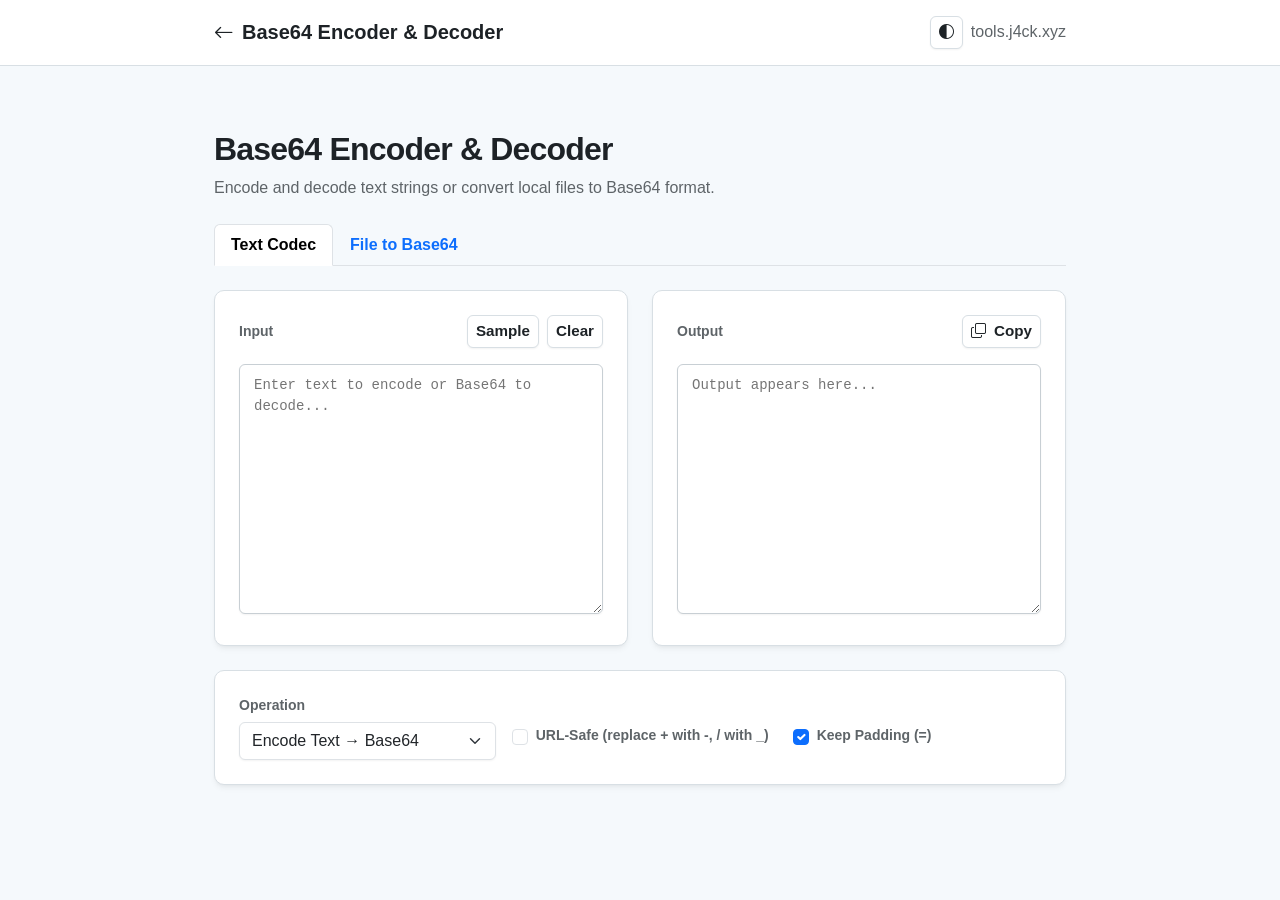
<file: base64-encoder.html>
<!DOCTYPE html>
<html lang="en">
<head>
  <meta charset="UTF-8">
  <meta name="viewport" content="width=device-width, initial-scale=1.0">
  <title>Base64 Encoder & Decoder — Browser Tools</title>
  <meta name="description" content="Encode and decode text or files to and from Base64/Base64URL format instantly in your browser.">
  
  <!-- Open Graph -->
  <meta property="og:title" content="Base64 Encoder & Decoder — Browser Tools">
  <meta property="og:description" content="Encode and decode text or files to and from Base64/Base64URL format instantly in your browser.">
  <meta property="og:image" content="https://tools.j4ck.xyz/og-image.jpg">
  <meta property="og:type" content="website">
  <meta name="twitter:card" content="summary_large_image">
  <meta name="twitter:image" content="https://tools.j4ck.xyz/og-image.jpg">

  <!-- Prevent Theme Flash -->
  <script>
    const savedTheme = localStorage.getItem('theme') || 'auto';
    if (savedTheme === 'dark') {
      document.documentElement.classList.add('theme-dark');
    } else if (savedTheme === 'light') {
      document.documentElement.classList.add('theme-light');
    }
  </script>

  <!-- Bootstrap CSS -->
  <link href="https://cdn.jsdelivr.net/npm/bootstrap@5.3.3/dist/css/bootstrap.min.css" rel="stylesheet" integrity="sha384-QWTKZyjpPEjISv5WaRU9OFeRpok6YctnYmDr5pNlyT2bRjXh0JMhjY6hW+ALEwIH" crossorigin="anonymous">
  <!-- Bootstrap Icons -->
  <link rel="stylesheet" href="https://cdn.jsdelivr.net/npm/bootstrap-icons@1.11.3/font/bootstrap-icons.min.css">
  <!-- Common CSS -->
  <link rel="stylesheet" href="common.css">
  <style>
  * {
    box-sizing: border-box;
  }
  .base64-textarea {
    font-family: SFMono-Regular, Menlo, Monaco, Consolas, "Liberation Mono", "Courier New", monospace !important;
    font-size: 14px !important;
    height: 250px;
  }
  .drop-zone {
    border: 2px dashed var(--border-color);
    border-radius: var(--radius-md);
    padding: 2.5rem 1.5rem;
    text-align: center;
    background-color: var(--bg-surface);
    cursor: pointer;
    transition: border-color 0.15s ease, background-color 0.15s ease;
  }
  .drop-zone:hover, .drop-zone.dragover {
    border-color: var(--accent);
    background-color: var(--accent-bg-subtle);
  }
  .preview-img {
    max-height: 120px;
    max-width: 100%;
    margin-top: 1rem;
    border-radius: var(--radius-sm);
    border: 1px solid var(--border-color);
    display: none;
  }
  </style>
</head>
<body>

  <!-- Header -->
  <header class="header-custom">
    <div class="header-inner">
      <a href="index.html" class="header-brand">
        <i class="bi bi-arrow-left"></i> Base64 Encoder & Decoder
      </a>
      <div class="d-flex gap-2 align-items-center">
        <button id="theme-toggle" class="btn-custom btn-custom-secondary py-1 px-2 fs-7" title="Switch Theme">
          <i id="theme-toggle-icon" class="bi bi-circle-half"></i>
        </button>
        <span class="text-muted-custom fs-7">tools.j4ck.xyz</span>
      </div>
    </div>
  </header>

  <!-- Main Container -->
  <main class="container-custom">
    <div class="mb-4">
      <h2>Base64 Encoder & Decoder</h2>
      <p class="text-muted-custom">Encode and decode text strings or convert local files to Base64 format.</p>
    </div>

    <!-- Navigation Tabs -->
    <ul class="nav nav-tabs border-bottom mb-4" id="tool-tabs" role="tablist">
      <li class="nav-item" role="presentation">
        <button class="nav-link active fw-semibold" id="text-tab" data-bs-toggle="tab" data-bs-target="#text-pane" type="button" role="tab" aria-controls="text-pane" aria-selected="true">Text Codec</button>
      </li>
      <li class="nav-item" role="presentation">
        <button class="nav-link fw-semibold" id="file-tab" data-bs-toggle="tab" data-bs-target="#file-pane" type="button" role="tab" aria-controls="file-pane" aria-selected="false">File to Base64</button>
      </li>
    </ul>

    <!-- Tab Contents -->
    <div class="tab-content" id="tool-tabs-content">
      
      <!-- Text Codec Pane -->
      <div class="tab-pane fade show active" id="text-pane" role="tabpanel" aria-labelledby="text-tab">
        <div class="row g-4">
          <!-- Input -->
          <div class="col-md-6">
            <div class="card-custom h-100 mb-0">
              <div class="d-flex justify-content-between align-items-center mb-3">
                <label class="mb-0" for="text-input">Input</label>
                <div class="d-flex gap-2">
                  <button id="btn-text-sample" class="btn-custom btn-custom-secondary py-1 px-2 fs-8">Sample</button>
                  <button id="btn-text-clear" class="btn-custom btn-custom-secondary py-1 px-2 fs-8">Clear</button>
                </div>
              </div>
              <textarea id="text-input" class="base64-textarea" placeholder="Enter text to encode or Base64 to decode..."></textarea>
            </div>
          </div>

          <!-- Output -->
          <div class="col-md-6">
            <div class="card-custom h-100 mb-0">
              <div class="d-flex justify-content-between align-items-center mb-3">
                <label class="mb-0" for="text-output">Output</label>
                <button id="btn-text-copy" class="btn-custom btn-custom-secondary py-1 px-2 fs-8">
                  <i class="bi bi-copy"></i> Copy
                </button>
              </div>
              <textarea id="text-output" class="base64-textarea" readonly placeholder="Output appears here..."></textarea>
            </div>
          </div>
        </div>

        <!-- Configuration -->
        <div class="card-custom mt-4">
          <div class="row g-3 align-items-center">
            <div class="col-sm-4">
              <label for="mode-select">Operation</label>
              <select id="mode-select" class="form-select">
                <option value="encode">Encode Text → Base64</option>
                <option value="decode">Decode Base64 → Text</option>
              </select>
            </div>
            <div class="col-sm-8 d-flex align-items-center pt-sm-4">
              <div class="form-check me-4">
                <input class="form-check-input" type="checkbox" id="url-safe-check">
                <label class="form-check-label" for="url-safe-check">
                  URL-Safe (replace + with -, / with _)
                </label>
              </div>
              <div class="form-check">
                <input class="form-check-input" type="checkbox" id="padding-check" checked>
                <label class="form-check-label" for="padding-check">
                  Keep Padding (=)
                </label>
              </div>
            </div>
          </div>
        </div>
      </div>

      <!-- File Pane -->
      <div class="tab-pane fade" id="file-pane" role="tabpanel" aria-labelledby="file-tab">
        <div class="card-custom">
          <div id="drop-zone" class="drop-zone">
            <i class="bi bi-cloud-upload fs-1 text-muted d-block mb-2"></i>
            <span class="fw-semibold">Drag & Drop file here or click to select</span>
            <p class="text-muted-custom fs-8 mt-1">Convert image, PDF, audio, or any other file to Base64 data URL.</p>
            <input type="file" id="file-input" class="d-none">
          </div>
          <div class="text-center">
            <img id="image-preview" class="preview-img" alt="Image preview">
          </div>
        </div>

        <!-- File Base64 Output -->
        <div class="card-custom d-none" id="file-output-card">
          <div class="d-flex justify-content-between align-items-center mb-3">
            <label class="mb-0" for="file-output">Base64 Data URL</label>
            <div class="d-flex gap-2">
              <button id="btn-file-copy" class="btn-custom btn-custom-secondary py-1 px-2 fs-8">
                <i class="bi bi-copy"></i> Copy Data URL
              </button>
              <button id="btn-file-raw-copy" class="btn-custom btn-custom-secondary py-1 px-2 fs-8">
                <i class="bi bi-copy"></i> Copy Raw Base64
              </button>
            </div>
          </div>
          <textarea id="file-output" class="base64-textarea" readonly></textarea>
          <div class="fs-8 text-muted-custom mt-2" id="file-info-text"></div>
        </div>
      </div>

    </div>
  </main>

  <script type="module">
  // Text Codec Elements
  const textInput = document.getElementById('text-input');
  const textOutput = document.getElementById('text-output');
  const modeSelect = document.getElementById('mode-select');
  const urlSafeCheck = document.getElementById('url-safe-check');
  const paddingCheck = document.getElementById('padding-check');
  const btnTextSample = document.getElementById('btn-text-sample');
  const btnTextClear = document.getElementById('btn-text-clear');
  const btnTextCopy = document.getElementById('btn-text-copy');

  // File Elements
  const dropZone = document.getElementById('drop-zone');
  const fileInput = document.getElementById('file-input');
  const imagePreview = document.getElementById('image-preview');
  const fileOutputCard = document.getElementById('file-output-card');
  const fileOutput = document.getElementById('file-output');
  const btnFileCopy = document.getElementById('btn-file-copy');
  const btnFileRawCopy = document.getElementById('btn-file-raw-copy');
  const fileInfoText = document.getElementById('file-info-text');

  let rawBase64 = '';

  // Text encoder / decoder logic
  function processText() {
    const inputVal = textInput.value;
    if (!inputVal) {
      textOutput.value = '';
      return;
    }

    const mode = modeSelect.value;
    const isUrlSafe = urlSafeCheck.checked;
    const keepPadding = paddingCheck.checked;

    if (mode === 'encode') {
      try {
        // Handle Unicode characters correctly by encoding to UTF-8 bytes first
        const utf8Bytes = new TextEncoder().encode(inputVal);
        let binaryStr = '';
        for (let i = 0; i < utf8Bytes.length; i++) {
          binaryStr += String.fromCharCode(utf8Bytes[i]);
        }
        let base64 = btoa(binaryStr);

        if (isUrlSafe) {
          base64 = base64.replace(/\+/g, '-').replace(/\//g, '_');
        }
        if (!keepPadding) {
          base64 = base64.replace(/=+$/, '');
        }
        textOutput.value = base64;
      } catch (e) {
        textOutput.value = `Encoding Error: ${e.message}`;
      }
    } else {
      try {
        let base64 = inputVal.trim();
        // Convert URL-safe characters back to standard Base64
        base64 = base64.replace(/-/g, '+').replace(/_/g, '/');
        
        // Restore missing padding if needed
        if (base64.length % 4 > 0) {
          base64 += '='.repeat(4 - (base64.length % 4));
        }

        const binaryStr = atob(base64);
        const bytes = new Uint8Array(binaryStr.length);
        for (let i = 0; i < binaryStr.length; i++) {
          bytes[i] = binaryStr.charCodeAt(i);
        }
        const decoded = new TextDecoder().decode(bytes);
        textOutput.value = decoded;
      } catch (e) {
        textOutput.value = `Decoding Error: Invalid Base64 data (${e.message})`;
      }
    }
  }

  // File reader logic
  function processFile(file) {
    if (!file) return;

    const reader = new FileReader();
    reader.onload = (e) => {
      const dataUrl = e.target.result;
      rawBase64 = dataUrl.split(',')[1];
      
      fileOutput.value = dataUrl;
      fileOutputCard.classList.remove('d-none');
      
      const sizeKB = (file.size / 1024).toFixed(2);
      fileInfoText.textContent = `File: ${file.name} | Type: ${file.type || 'unknown'} | Size: ${sizeKB} KB`;

      if (file.type.startsWith('image/')) {
        imagePreview.src = dataUrl;
        imagePreview.style.display = 'inline-block';
      } else {
        imagePreview.style.display = 'none';
      }
    };
    reader.readAsDataURL(file);
  }

  // Text Event Listeners
  textInput.addEventListener('input', processText);
  modeSelect.addEventListener('change', processText);
  urlSafeCheck.addEventListener('change', processText);
  paddingCheck.addEventListener('change', processText);

  btnTextSample.addEventListener('click', () => {
    if (modeSelect.value === 'encode') {
      textInput.value = "Hello World! 🌎 Let's encode some Unicode characters.";
    } else {
      textInput.value = "SGVsbG8gV29ybGQhIPCfjI0gTGV0J3MgZW5jb2RlIHNvbWUgVW5pY29kZSBjaGFyYWN0ZXJzLg==";
    }
    processText();
  });

  btnTextClear.addEventListener('click', () => {
    textInput.value = '';
    textOutput.value = '';
    textInput.focus();
  });

  btnTextCopy.addEventListener('click', async () => {
    const val = textOutput.value;
    if (!val) return;
    try {
      await navigator.clipboard.writeText(val);
      const originalText = btnTextCopy.innerHTML;
      btnTextCopy.innerHTML = '<i class="bi bi-check"></i> Copied!';
      setTimeout(() => {
        btnTextCopy.innerHTML = originalText;
      }, 2000);
    } catch (err) {
      alert('Failed to copy text: ' + err);
    }
  });

  // File Drag & Drop Listeners
  dropZone.addEventListener('click', () => fileInput.click());
  
  fileInput.addEventListener('change', (e) => {
    if (e.target.files.length > 0) {
      processFile(e.target.files[0]);
    }
  });

  ['dragenter', 'dragover'].forEach(eventName => {
    dropZone.addEventListener(eventName, (e) => {
      e.preventDefault();
      dropZone.classList.add('dragover');
    }, false);
  });

  ['dragleave', 'drop'].forEach(eventName => {
    dropZone.addEventListener(eventName, (e) => {
      e.preventDefault();
      dropZone.classList.remove('dragover');
    }, false);
  });

  dropZone.addEventListener('drop', (e) => {
    const dt = e.dataTransfer;
    const files = dt.files;
    if (files.length > 0) {
      processFile(files[0]);
    }
  });

  // Copy Buttons for Files
  btnFileCopy.addEventListener('click', async () => {
    if (!fileOutput.value) return;
    try {
      await navigator.clipboard.writeText(fileOutput.value);
      const originalText = btnFileCopy.innerHTML;
      btnFileCopy.innerHTML = '<i class="bi bi-check"></i> Copied!';
      setTimeout(() => {
        btnFileCopy.innerHTML = originalText;
      }, 2000);
    } catch (err) {
      alert('Failed to copy.');
    }
  });

  btnFileRawCopy.addEventListener('click', async () => {
    if (!rawBase64) return;
    try {
      await navigator.clipboard.writeText(rawBase64);
      const originalText = btnFileRawCopy.innerHTML;
      btnFileRawCopy.innerHTML = '<i class="bi bi-check"></i> Copied!';
      setTimeout(() => {
        btnFileRawCopy.innerHTML = originalText;
      }, 2000);
    } catch (err) {
      alert('Failed to copy.');
    }
  });

  // Bootstrap Tab Change Handler (to fix sizing if needed)
  const tabEl = document.querySelector('button[data-bs-toggle="tab"]');
  tabEl.addEventListener('shown.bs.tab', () => {
    // any tab change adjustments
  });

  // Theme Toggle Script
  const themeToggleBtn = document.getElementById('theme-toggle');
  const themeToggleIcon = document.getElementById('theme-toggle-icon');

  function updateThemeUI(theme) {
    if (!themeToggleIcon) return;
    themeToggleIcon.className = 'bi';
    if (theme === 'dark') {
      themeToggleIcon.classList.add('bi-moon-fill');
      themeToggleBtn.title = 'Theme: Dark';
    } else if (theme === 'light') {
      themeToggleIcon.classList.add('bi-sun-fill');
      themeToggleBtn.title = 'Theme: Light';
    } else {
      themeToggleIcon.classList.add('bi-circle-half');
      themeToggleBtn.title = 'Theme: Auto (System)';
    }
  }

  function toggleTheme() {
    const currentTheme = localStorage.getItem('theme') || 'auto';
    let nextTheme = 'auto';
    if (currentTheme === 'auto') nextTheme = 'light';
    else if (currentTheme === 'light') nextTheme = 'dark';
    
    localStorage.setItem('theme', nextTheme);
    document.documentElement.classList.remove('theme-light', 'theme-dark');
    
    if (nextTheme === 'dark') {
      document.documentElement.classList.add('theme-dark');
    } else if (nextTheme === 'light') {
      document.documentElement.classList.add('theme-light');
    }
    
    updateThemeUI(nextTheme);
  }

  if (themeToggleBtn) {
    themeToggleBtn.addEventListener('click', toggleTheme);
    updateThemeUI(localStorage.getItem('theme') || 'auto');
  }
  </script>

  <!-- Bootstrap JS (needed for Tabs) -->
  <script src="https://cdn.jsdelivr.net/npm/bootstrap@5.3.3/dist/js/bootstrap.bundle.min.js" integrity="sha384-YvpcrYf0tY3lHB60NNkmXc5s9fDVZLESaAA55NDzOxhy9GkcIdslK1eN7N6jIeHz" crossorigin="anonymous"></script>
</body>
</html>
</file>
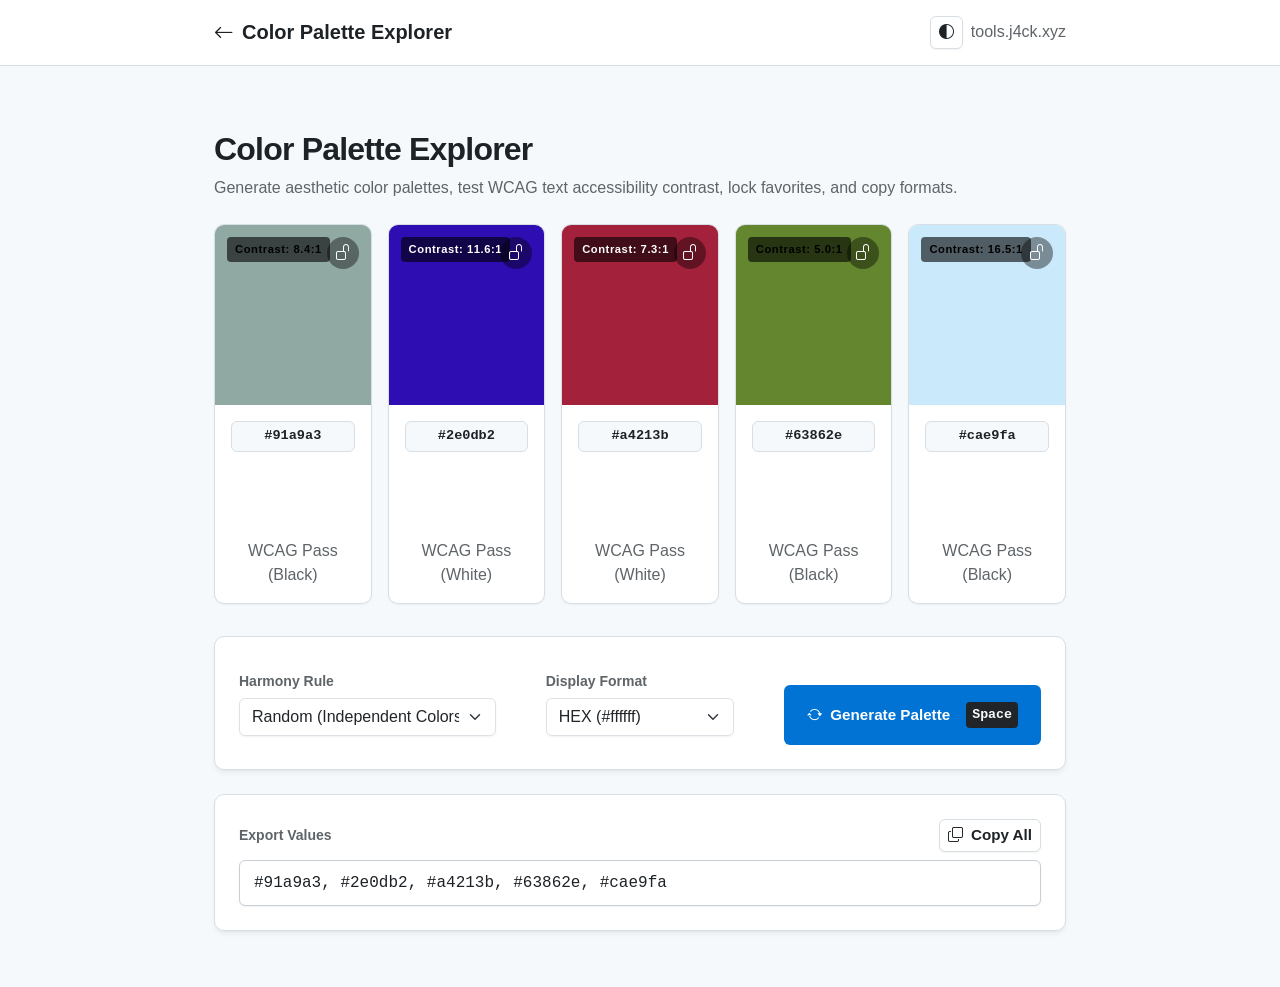
<file: color-palette.html>
<!DOCTYPE html>
<html lang="en">
<head>
  <meta charset="UTF-8">
  <meta name="viewport" content="width=device-width, initial-scale=1.0">
  <title>Color Palette Explorer — Browser Tools</title>
  <meta name="description" content="Generate beautiful color palettes, check contrast ratios, lock colors, and export hex, rgb, hsl, or oklch values.">
  
  <!-- Open Graph -->
  <meta property="og:title" content="Color Palette Explorer — Browser Tools">
  <meta property="og:description" content="Generate beautiful color palettes, check contrast ratios, lock colors, and export hex, rgb, hsl, or oklch values.">
  <meta property="og:image" content="https://tools.j4ck.xyz/og-image.jpg">
  <meta property="og:type" content="website">
  <meta name="twitter:card" content="summary_large_image">
  <meta name="twitter:image" content="https://tools.j4ck.xyz/og-image.jpg">

  <!-- Prevent Theme Flash -->
  <script>
    const savedTheme = localStorage.getItem('theme') || 'auto';
    if (savedTheme === 'dark') {
      document.documentElement.classList.add('theme-dark');
    } else if (savedTheme === 'light') {
      document.documentElement.classList.add('theme-light');
    }
  </script>

  <!-- Bootstrap CSS -->
  <link href="https://cdn.jsdelivr.net/npm/bootstrap@5.3.3/dist/css/bootstrap.min.css" rel="stylesheet" integrity="sha384-QWTKZyjpPEjISv5WaRU9OFeRpok6YctnYmDr5pNlyT2bRjXh0JMhjY6hW+ALEwIH" crossorigin="anonymous">
  <!-- Bootstrap Icons -->
  <link rel="stylesheet" href="https://cdn.jsdelivr.net/npm/bootstrap-icons@1.11.3/font/bootstrap-icons.min.css">
  <!-- Common CSS -->
  <link rel="stylesheet" href="common.css">
  <style>
  * {
    box-sizing: border-box;
  }
  /* Color explorer layouts */
  .palette-container {
    display: grid;
    grid-template-columns: repeat(auto-fit, minmax(140px, 1fr));
    gap: 1rem;
    min-height: 380px;
    margin-bottom: 2rem;
  }
  @media (max-width: 576px) {
    .palette-container {
      grid-template-columns: 1fr;
      min-height: auto;
    }
  }
  .color-card {
    background-color: var(--bg-surface);
    border: 1px solid var(--border-color);
    border-radius: var(--radius-md);
    overflow: hidden;
    display: flex;
    flex-direction: column;
    box-shadow: var(--shadow-sm);
    transition: transform 0.2s ease, box-shadow 0.2s ease;
  }
  .color-card:hover {
    transform: translateY(-2px);
    box-shadow: var(--shadow-md);
  }
  .color-swatch {
    height: 180px;
    position: relative;
    cursor: pointer;
    transition: background-color 0.2s ease;
    display: flex;
    flex-direction: column;
    justify-content: flex-end;
    padding: 1rem;
  }
  @media (max-width: 576px) {
    .color-swatch {
      height: 80px;
    }
  }
  .contrast-badge {
    position: absolute;
    top: 0.75rem;
    left: 0.75rem;
    padding: 0.25rem 0.5rem;
    border-radius: 4px;
    font-size: 0.7rem;
    font-weight: 700;
    letter-spacing: 0.05em;
    background-color: rgba(0, 0, 0, 0.6);
    color: #ffffff;
    pointer-events: none;
  }
  .lock-btn {
    position: absolute;
    top: 0.75rem;
    right: 0.75rem;
    background: rgba(0, 0, 0, 0.4);
    border: none;
    color: #ffffff;
    border-radius: 50%;
    width: 32px;
    height: 32px;
    display: flex;
    align-items: center;
    justify-content: center;
    cursor: pointer;
    transition: background-color 0.15s ease, transform 0.1s ease;
  }
  .lock-btn:hover {
    background: rgba(0, 0, 0, 0.6);
  }
  .lock-btn.locked {
    background: var(--accent);
    color: #ffffff;
  }
  .color-details {
    padding: 1rem;
    flex-grow: 1;
    display: flex;
    flex-direction: column;
    justify-content: space-between;
  }
  .color-value {
    font-family: SFMono-Regular, Menlo, Monaco, Consolas, monospace;
    font-size: 0.85rem;
    font-weight: 600;
    margin-bottom: 0.5rem;
    cursor: pointer;
    padding: 0.25rem 0.5rem;
    border-radius: var(--radius-sm);
    background-color: var(--bg-page);
    border: 1px solid var(--border-color);
    text-align: center;
    transition: background-color 0.15s ease;
  }
  .color-value:hover {
    background-color: var(--accent-bg-subtle);
    color: var(--accent);
  }
  </style>
</head>
<body>

  <!-- Header -->
  <header class="header-custom">
    <div class="header-inner">
      <a href="index.html" class="header-brand">
        <i class="bi bi-arrow-left"></i> Color Palette Explorer
      </a>
      <div class="d-flex gap-2 align-items-center">
        <button id="theme-toggle" class="btn-custom btn-custom-secondary py-1 px-2 fs-7" title="Switch Theme">
          <i id="theme-toggle-icon" class="bi bi-circle-half"></i>
        </button>
        <span class="text-muted-custom fs-7">tools.j4ck.xyz</span>
      </div>
    </div>
  </header>

  <!-- Main Container -->
  <main class="container-custom">
    <div class="mb-4">
      <h2>Color Palette Explorer</h2>
      <p class="text-muted-custom">Generate aesthetic color palettes, test WCAG text accessibility contrast, lock favorites, and copy formats.</p>
    </div>

    <!-- Palette Visualization -->
    <div id="palette-wrapper" class="palette-container">
      <!-- 5 Color Cards will be rendered here -->
    </div>

    <!-- Toolbar controls -->
    <div class="card-custom">
      <div class="row g-3 justify-content-between align-items-center">
        <!-- Harmony select -->
        <div class="col-md-4 col-sm-6">
          <label for="harmony-select">Harmony Rule</label>
          <select id="harmony-select" class="form-select">
            <option value="random">Random (Independent Colors)</option>
            <option value="analogous">Analogous (Adjacent Colors)</option>
            <option value="monochromatic">Monochromatic (Shades & Tints)</option>
            <option value="triadic">Triadic (Equidistant Triangles)</option>
            <option value="complementary">Complementary (Opposites)</option>
          </select>
        </div>

        <!-- Export/Format option -->
        <div class="col-md-3 col-sm-6">
          <label for="format-select">Display Format</label>
          <select id="format-select" class="form-select">
            <option value="hex">HEX (#ffffff)</option>
            <option value="rgb">RGB (rgb(r,g,b))</option>
            <option value="hsl">HSL (hsl(h,s,l))</option>
          </select>
        </div>

        <!-- Regenerate button -->
        <div class="col-md-4 col-sm-12 d-flex align-items-center pt-md-4">
          <button id="btn-regenerate" class="btn-custom btn-custom-primary w-100 py-3">
            <i class="bi bi-arrow-repeat"></i> Generate Palette <kbd class="kbd-shortcut ms-2 bg-dark text-light border-0">Space</kbd>
          </button>
        </div>
      </div>
    </div>

    <!-- Export modal/section -->
    <div class="card-custom mt-4">
      <div class="d-flex justify-content-between align-items-center mb-2">
        <label class="mb-0">Export Values</label>
        <button id="btn-copy-all" class="btn-custom btn-custom-secondary py-1 px-2 fs-8">
          <i class="bi bi-copy"></i> Copy All
        </button>
      </div>
      <input type="text" id="export-input" class="form-control font-monospace fs-7" readonly placeholder="HEX values will list here...">
    </div>
  </main>

  <script type="module">
  const paletteWrapper = document.getElementById('palette-wrapper');
  const harmonySelect = document.getElementById('harmony-select');
  const formatSelect = document.getElementById('format-select');
  const btnRegenerate = document.getElementById('btn-regenerate');
  const btnCopyAll = document.getElementById('btn-copy-all');
  const exportInput = document.getElementById('export-input');

  // Initial Colors structure
  let colors = [
    { hex: '#3B82F6', locked: false },
    { hex: '#10B981', locked: false },
    { hex: '#F59E0B', locked: false },
    { hex: '#EF4444', locked: false },
    { hex: '#8B5CF6', locked: false }
  ];

  // HSL helper converters
  function hexToHsl(hex) {
    let r = parseInt(hex.slice(1, 3), 16) / 255;
    let g = parseInt(hex.slice(3, 5), 16) / 255;
    let b = parseInt(hex.slice(5, 7), 16) / 255;
    let max = Math.max(r, g, b), min = Math.min(r, g, b);
    let h, s, l = (max + min) / 2;

    if (max === min) {
      h = s = 0; // achromatic
    } else {
      let d = max - min;
      s = l > 0.5 ? d / (2 - max - min) : d / (max + min);
      switch (max) {
        case r: h = (g - b) / d + (g < b ? 6 : 0); break;
        case g: h = (b - r) / d + 2; break;
        case b: h = (r - g) / d + 4; break;
      }
      h /= 6;
    }

    return {
      h: Math.round(h * 360),
      s: Math.round(s * 100),
      l: Math.round(l * 100)
    };
  }

  function hslToHex(h, s, l) {
    l /= 100;
    const a = s * Math.min(l, 1 - l) / 100;
    const f = n => {
      const k = (n + h / 30) % 12;
      const color = l - a * Math.max(Math.min(k - 3, 9 - k, 1), -1);
      return Math.round(255 * color).toString(16).padStart(2, '0');
    };
    return `#${f(0)}${f(8)}${f(4)}`;
  }

  function hexToRgb(hex) {
    const r = parseInt(hex.slice(1, 3), 16);
    const g = parseInt(hex.slice(3, 5), 16);
    const b = parseInt(hex.slice(5, 7), 16);
    return { r, g, b };
  }

  function calculateLuminance(r, g, b) {
    const a = [r, g, b].map(v => {
      v /= 255;
      return v <= 0.03928 ? v / 12.92 : Math.pow((v + 0.055) / 1.055, 2.4);
    });
    return a[0] * 0.2126 + a[1] * 0.7152 + a[2] * 0.0722;
  }

  function getContrastRatio(hex1, hex2) {
    const rgb1 = hexToRgb(hex1);
    const rgb2 = hexToRgb(hex2);
    const lum1 = calculateLuminance(rgb1.r, rgb1.g, rgb1.b);
    const lum2 = calculateLuminance(rgb2.r, rgb2.g, rgb2.b);
    return (Math.max(lum1, lum2) + 0.05) / (Math.min(lum1, lum2) + 0.05);
  }

  function getContrastVerdict(bgHex) {
    const ratioWithWhite = getContrastRatio(bgHex, '#FFFFFF');
    const ratioWithBlack = getContrastRatio(bgHex, '#000000');
    
    if (ratioWithWhite > ratioWithBlack) {
      return { text: '#FFFFFF', ratio: ratioWithWhite.toFixed(1), rating: ratioWithWhite >= 4.5 ? 'WCAG Pass (White)' : 'Poor Contrast' };
    } else {
      return { text: '#000000', ratio: ratioWithBlack.toFixed(1), rating: ratioWithBlack >= 4.5 ? 'WCAG Pass (Black)' : 'Poor Contrast' };
    }
  }

  function generateRandomHex() {
    const chars = '0123456789ABCDEF';
    let color = '#';
    for (let i = 0; i < 6; i++) {
      color += chars[Math.floor(Math.random() * 16)];
    }
    return color;
  }

  // Generators for harmony rules
  function generateHarmoniousPalette() {
    const rule = harmonySelect.value;
    
    // Find the first unlocked color to act as seed, or generate a random one
    let seedIndex = colors.findIndex(c => c.locked);
    let seedHex = seedIndex !== -1 ? colors[seedIndex].hex : generateRandomHex();
    let seedHsl = hexToHsl(seedHex);

    for (let i = 0; i < colors.length; i++) {
      if (colors[i].locked) continue;

      if (rule === 'random') {
        colors[i].hex = generateRandomHex();
      } else if (rule === 'analogous') {
        // Offset hue by 20 deg per step
        let offset = (i - 2) * 20;
        let newH = (seedHsl.h + offset + 360) % 360;
        colors[i].hex = hslToHex(newH, seedHsl.s, seedHsl.l);
      } else if (rule === 'monochromatic') {
        // Offset lightness
        let offset = (i - 2) * 12;
        let newL = Math.max(15, Math.min(85, seedHsl.l + offset));
        colors[i].hex = hslToHex(seedHsl.h, seedHsl.s, newL);
      } else if (rule === 'triadic') {
        // Seed, Seed + 120, Seed + 240, etc
        let offset = 0;
        if (i === 1) offset = 120;
        if (i === 2) offset = 240;
        if (i === 3) offset = 20; // helper variations
        if (i === 4) offset = 140;
        let newH = (seedHsl.h + offset) % 360;
        colors[i].hex = hslToHex(newH, seedHsl.s, seedHsl.l);
      } else if (rule === 'complementary') {
        // Opposite side of color wheel
        let offset = 0;
        if (i >= 2) offset = 180;
        // Adjust lightness/saturation to make it interesting
        let lightOffset = (i % 2 === 0) ? -15 : 15;
        let newH = (seedHsl.h + offset) % 360;
        let newL = Math.max(15, Math.min(85, seedHsl.l + lightOffset));
        colors[i].hex = hslToHex(newH, seedHsl.s, newL);
      }
    }

    renderPalette();
  }

  function getFormattedColor(hex, format) {
    if (format === 'rgb') {
      const rgb = hexToRgb(hex);
      return `rgb(${rgb.r}, ${rgb.g}, ${rgb.b})`;
    } else if (format === 'hsl') {
      const hsl = hexToHsl(hex);
      return `hsl(${hsl.h}, ${hsl.s}%, ${hsl.l}%)`;
    }
    return hex.toLowerCase();
  }

  function renderPalette() {
    const format = formatSelect.value;
    paletteWrapper.innerHTML = '';
    
    const formattedList = [];

    colors.forEach((color, index) => {
      const displayVal = getFormattedColor(color.hex, format);
      formattedList.push(color.hex.toLowerCase());

      const contrast = getContrastVerdict(color.hex);
      
      const card = document.createElement('div');
      card.className = 'color-card';
      
      card.innerHTML = `
        <div class="color-swatch" style="background-color: ${color.hex};">
          <div class="contrast-badge" style="color: ${contrast.text}; border-color: ${contrast.text};">
            Contrast: ${contrast.ratio}:1
          </div>
          <button class="lock-btn ${color.locked ? 'locked' : ''}" aria-label="${color.locked ? 'Unlock color' : 'Lock color'}">
            <i class="bi ${color.locked ? 'bi-lock-fill' : 'bi-unlock'}"></i>
          </button>
        </div>
        <div class="color-details">
          <div class="color-value" title="Click to copy">${displayVal}</div>
          <div class="text-center text-muted-custom fs-8">${contrast.rating}</div>
        </div>
      `;

      // Lock button click
      const lockBtn = card.querySelector('.lock-btn');
      lockBtn.addEventListener('click', (e) => {
        e.stopPropagation();
        color.locked = !color.locked;
        renderPalette();
      });

      // Swatch / Value click to copy
      const swatch = card.querySelector('.color-swatch');
      const valEl = card.querySelector('.color-value');
      
      const copyHandler = async () => {
        try {
          await navigator.clipboard.writeText(displayVal);
          const oldText = valEl.textContent;
          valEl.textContent = 'Copied!';
          valEl.style.color = 'var(--accent)';
          setTimeout(() => {
            valEl.textContent = oldText;
            valEl.style.color = '';
          }, 1500);
        } catch (err) {
          alert('Failed to copy.');
        }
      };

      swatch.addEventListener('click', (e) => {
        if (!e.target.closest('.lock-btn')) {
          copyHandler();
        }
      });
      valEl.addEventListener('click', copyHandler);

      paletteWrapper.appendChild(card);
    });

    exportInput.value = formattedList.join(', ');
  }

  // Event Listeners
  btnRegenerate.addEventListener('click', generateHarmoniousPalette);
  formatSelect.addEventListener('change', renderPalette);
  
  btnCopyAll.addEventListener('click', async () => {
    try {
      await navigator.clipboard.writeText(exportInput.value);
      const originalText = btnCopyAll.innerHTML;
      btnCopyAll.innerHTML = '<i class="bi bi-check"></i> Copied!';
      setTimeout(() => {
        btnCopyAll.innerHTML = originalText;
      }, 2000);
    } catch (err) {
      alert('Failed to copy.');
    }
  });

  // Spacebar to regenerate
  document.addEventListener('keydown', (e) => {
    if (e.code === 'Space' && document.activeElement.tagName !== 'SELECT' && document.activeElement.tagName !== 'INPUT' && document.activeElement.tagName !== 'BUTTON') {
      e.preventDefault();
      generateHarmoniousPalette();
    }
  });

  // Initial draw
  generateHarmoniousPalette();

  // Theme Toggle Script
  const themeToggleBtn = document.getElementById('theme-toggle');
  const themeToggleIcon = document.getElementById('theme-toggle-icon');

  function updateThemeUI(theme) {
    if (!themeToggleIcon) return;
    themeToggleIcon.className = 'bi';
    if (theme === 'dark') {
      themeToggleIcon.classList.add('bi-moon-fill');
      themeToggleBtn.title = 'Theme: Dark';
    } else if (theme === 'light') {
      themeToggleIcon.classList.add('bi-sun-fill');
      themeToggleBtn.title = 'Theme: Light';
    } else {
      themeToggleIcon.classList.add('bi-circle-half');
      themeToggleBtn.title = 'Theme: Auto (System)';
    }
  }

  function toggleTheme() {
    const currentTheme = localStorage.getItem('theme') || 'auto';
    let nextTheme = 'auto';
    if (currentTheme === 'auto') nextTheme = 'light';
    else if (currentTheme === 'light') nextTheme = 'dark';
    
    localStorage.setItem('theme', nextTheme);
    document.documentElement.classList.remove('theme-light', 'theme-dark');
    
    if (nextTheme === 'dark') {
      document.documentElement.classList.add('theme-dark');
    } else if (nextTheme === 'light') {
      document.documentElement.classList.add('theme-light');
    }
    
    updateThemeUI(nextTheme);
  }

  if (themeToggleBtn) {
    themeToggleBtn.addEventListener('click', toggleTheme);
    updateThemeUI(localStorage.getItem('theme') || 'auto');
  }
  </script>
</body>
</html>
</file>
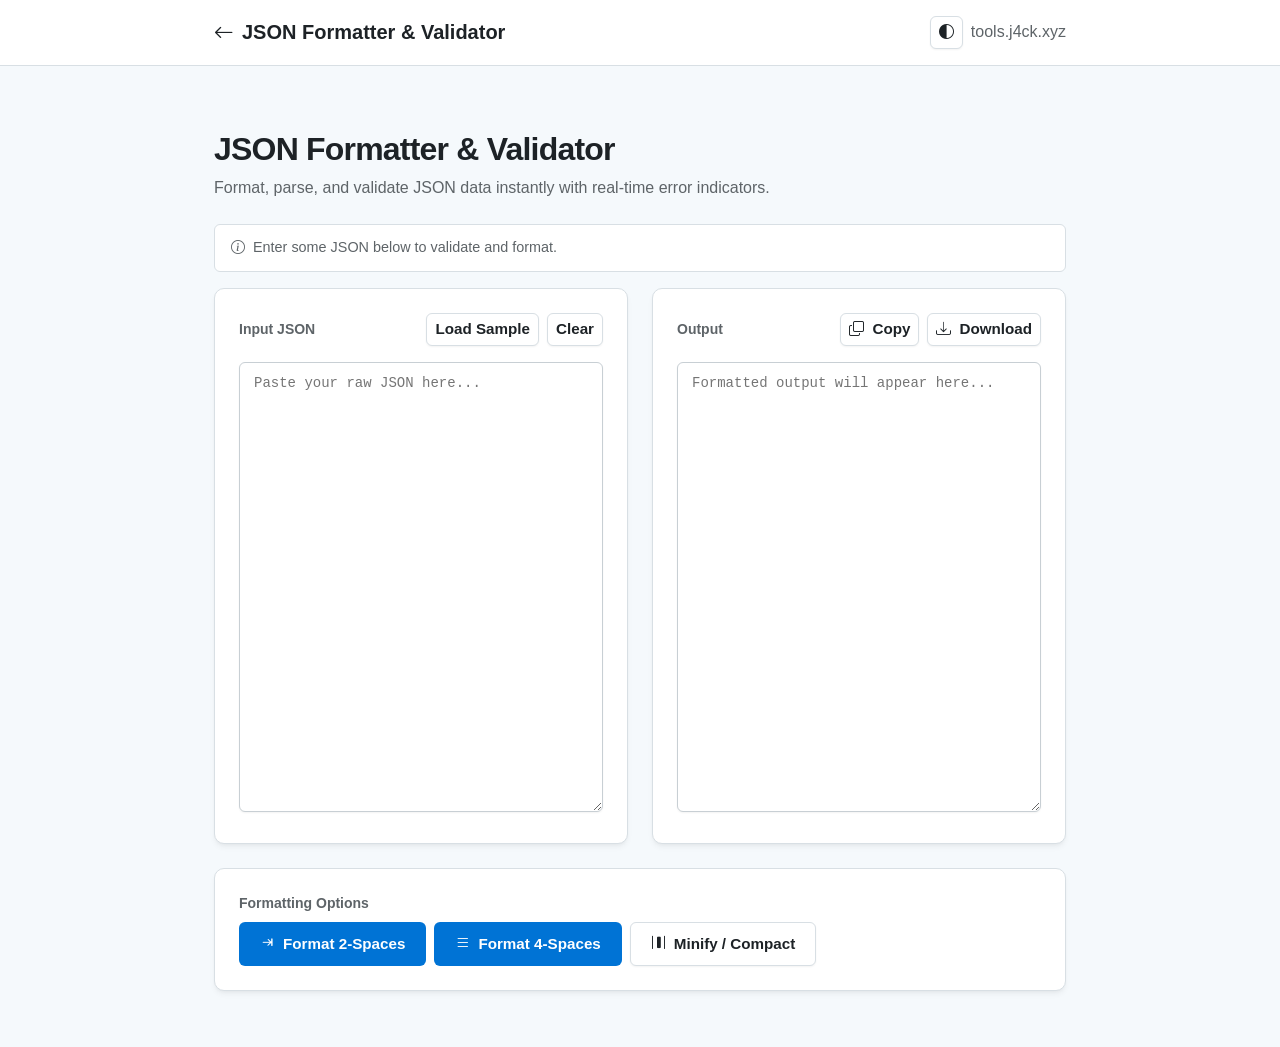
<file: json-formatter.html>
<!DOCTYPE html>
<html lang="en">
<head>
  <meta charset="UTF-8">
  <meta name="viewport" content="width=device-width, initial-scale=1.0">
  <title>JSON Formatter & Validator — Browser Tools</title>
  <meta name="description" content="Format, beautify, minify, and validate JSON data instantly in your browser with real-time linting.">
  
  <!-- Open Graph -->
  <meta property="og:title" content="JSON Formatter & Validator — Browser Tools">
  <meta property="og:description" content="Format, beautify, minify, and validate JSON data instantly in your browser with real-time linting.">
  <meta property="og:image" content="https://tools.j4ck.xyz/og-image.jpg">
  <meta property="og:type" content="website">
  <meta name="twitter:card" content="summary_large_image">
  <meta name="twitter:image" content="https://tools.j4ck.xyz/og-image.jpg">

  <!-- Prevent Theme Flash -->
  <script>
    const savedTheme = localStorage.getItem('theme') || 'auto';
    if (savedTheme === 'dark') {
      document.documentElement.classList.add('theme-dark');
    } else if (savedTheme === 'light') {
      document.documentElement.classList.add('theme-light');
    }
  </script>

  <!-- Bootstrap CSS -->
  <link href="https://cdn.jsdelivr.net/npm/bootstrap@5.3.3/dist/css/bootstrap.min.css" rel="stylesheet" integrity="sha384-QWTKZyjpPEjISv5WaRU9OFeRpok6YctnYmDr5pNlyT2bRjXh0JMhjY6hW+ALEwIH" crossorigin="anonymous">
  <!-- Bootstrap Icons -->
  <link rel="stylesheet" href="https://cdn.jsdelivr.net/npm/bootstrap-icons@1.11.3/font/bootstrap-icons.min.css">
  <!-- Common CSS -->
  <link rel="stylesheet" href="common.css">
  <style>
  * {
    box-sizing: border-box;
  }
  /* Tool-specific styles */
  .editor-textarea {
    font-family: SFMono-Regular, Menlo, Monaco, Consolas, "Liberation Mono", "Courier New", monospace !important;
    font-size: 14px !important;
    height: 450px;
    tab-size: 4;
  }
  .status-banner {
    padding: 0.75rem 1rem;
    border-radius: var(--radius-sm);
    margin-bottom: 1rem;
    font-weight: 500;
    display: flex;
    align-items: center;
    gap: 0.5rem;
    font-size: 0.9rem;
    transition: all 0.2s ease;
  }
  .status-valid {
    background-color: oklch(0.92 0.1 140 / 0.1);
    color: oklch(0.6 0.15 140);
    border: 1px solid oklch(0.6 0.15 140 / 0.2);
  }
  @media (prefers-color-scheme: dark) {
    .status-valid {
      background-color: oklch(0.25 0.1 140 / 0.2);
      color: oklch(0.75 0.1 140);
    }
  }
  .status-invalid {
    background-color: oklch(0.92 0.1 20 / 0.1);
    color: oklch(0.6 0.15 20);
    border: 1px solid oklch(0.6 0.15 20 / 0.2);
  }
  @media (prefers-color-scheme: dark) {
    .status-invalid {
      background-color: oklch(0.25 0.1 20 / 0.2);
      color: oklch(0.75 0.1 20);
    }
  }
  .status-empty {
    background-color: var(--bg-surface);
    color: var(--text-secondary);
    border: 1px solid var(--border-color);
  }
  </style>
</head>
<body>

  <!-- Header -->
  <header class="header-custom">
    <div class="header-inner">
      <a href="index.html" class="header-brand">
        <i class="bi bi-arrow-left"></i> JSON Formatter & Validator
      </a>
      <div class="d-flex gap-2 align-items-center">
        <button id="theme-toggle" class="btn-custom btn-custom-secondary py-1 px-2 fs-7" title="Switch Theme">
          <i id="theme-toggle-icon" class="bi bi-circle-half"></i>
        </button>
        <span class="text-muted-custom fs-7">tools.j4ck.xyz</span>
      </div>
    </div>
  </header>

  <!-- Main Container -->
  <main class="container-custom">
    <div class="mb-4">
      <h2>JSON Formatter & Validator</h2>
      <p class="text-muted-custom">Format, parse, and validate JSON data instantly with real-time error indicators.</p>
    </div>

    <!-- Status Banner -->
    <div id="status-banner" class="status-banner status-empty">
      <i id="status-icon" class="bi bi-info-circle"></i>
      <span id="status-text">Enter some JSON below to validate and format.</span>
    </div>

    <div class="row g-4">
      <!-- Input Section -->
      <div class="col-lg-6">
        <div class="card-custom h-100 mb-0">
          <div class="d-flex justify-content-between align-items-center mb-3">
            <label class="mb-0" for="json-input">Input JSON</label>
            <div class="d-flex gap-2">
              <button id="btn-sample" class="btn-custom btn-custom-secondary py-1 px-2 fs-8">Load Sample</button>
              <button id="btn-clear" class="btn-custom btn-custom-secondary py-1 px-2 fs-8">Clear</button>
            </div>
          </div>
          <textarea id="json-input" class="editor-textarea" placeholder="Paste your raw JSON here..."></textarea>
        </div>
      </div>

      <!-- Output Section -->
      <div class="col-lg-6">
        <div class="card-custom h-100 mb-0">
          <div class="d-flex justify-content-between align-items-center mb-3">
            <label class="mb-0" for="json-output">Output</label>
            <div class="d-flex gap-2">
              <button id="btn-copy" class="btn-custom btn-custom-secondary py-1 px-2 fs-8">
                <i class="bi bi-copy"></i> Copy
              </button>
              <button id="btn-download" class="btn-custom btn-custom-secondary py-1 px-2 fs-8">
                <i class="bi bi-download"></i> Download
              </button>
            </div>
          </div>
          <textarea id="json-output" class="editor-textarea" readonly placeholder="Formatted output will appear here..."></textarea>
        </div>
      </div>
    </div>

    <!-- Toolbar / Operations -->
    <div class="card-custom mt-4">
      <label class="mb-2">Formatting Options</label>
      <div class="d-flex flex-wrap gap-2">
        <button id="btn-format-2" class="btn-custom btn-custom-primary">
          <i class="bi bi-indent"></i> Format 2-Spaces
        </button>
        <button id="btn-format-4" class="btn-custom btn-custom-primary">
          <i class="bi bi-list"></i> Format 4-Spaces
        </button>
        <button id="btn-minify" class="btn-custom btn-custom-secondary">
          <i class="bi bi-distribute-horizontal"></i> Minify / Compact
        </button>
      </div>
    </div>
  </main>

  <script type="module">
  const jsonInput = document.getElementById('json-input');
  const jsonOutput = document.getElementById('json-output');
  const statusBanner = document.getElementById('status-banner');
  const statusIcon = document.getElementById('status-icon');
  const statusText = document.getElementById('status-text');

  const btnSample = document.getElementById('btn-sample');
  const btnClear = document.getElementById('btn-clear');
  const btnCopy = document.getElementById('btn-copy');
  const btnDownload = document.getElementById('btn-download');
  const btnFormat2 = document.getElementById('btn-format-2');
  const btnFormat4 = document.getElementById('btn-format-4');
  const btnMinify = document.getElementById('btn-minify');

  const SAMPLE_JSON = `{
  "name": "Jack's Tools",
  "version": "1.0.0",
  "description": "Lightweight client-side utilities.",
  "features": [
    "Vanilla JS",
    "Tailored CSS styling",
    "Fully offline capable",
    "Self-contained"
  ],
  "author": {
    "name": "Jack",
    "website": "https://tools.j4ck.xyz"
  },
  "active": true,
  "views_count": 9999
}`;

  function updateStatus(type, message) {
    statusBanner.className = 'status-banner';
    if (type === 'valid') {
      statusBanner.classList.add('status-valid');
      statusIcon.className = 'bi bi-check-circle-fill';
      statusText.textContent = message || 'Valid JSON';
    } else if (type === 'invalid') {
      statusBanner.classList.add('status-invalid');
      statusIcon.className = 'bi bi-exclamation-triangle-fill';
      statusText.textContent = message;
    } else {
      statusBanner.classList.add('status-empty');
      statusIcon.className = 'bi bi-info-circle';
      statusText.textContent = message || 'Enter some JSON below to validate and format.';
    }
  }

  function validateAndFormat(space = 2) {
    const val = jsonInput.value.trim();
    if (!val) {
      jsonOutput.value = '';
      updateStatus('empty');
      return;
    }

    try {
      const parsed = JSON.parse(val);
      const formatted = JSON.stringify(parsed, null, space);
      jsonOutput.value = formatted;
      updateStatus('valid', 'Valid JSON! Automatically formatted.');
    } catch (e) {
      jsonOutput.value = '';
      updateStatus('invalid', `Invalid JSON: ${e.message}`);
    }
  }

  function minifyJSON() {
    const val = jsonInput.value.trim();
    if (!val) {
      jsonOutput.value = '';
      updateStatus('empty');
      return;
    }

    try {
      const parsed = JSON.parse(val);
      const minified = JSON.stringify(parsed);
      jsonOutput.value = minified;
      updateStatus('valid', 'Valid JSON! Minified successfully.');
    } catch (e) {
      jsonOutput.value = '';
      updateStatus('invalid', `Invalid JSON: ${e.message}`);
    }
  }

  // Event Listeners
  jsonInput.addEventListener('input', () => {
    validateAndFormat(2);
  });

  btnSample.addEventListener('click', () => {
    jsonInput.value = SAMPLE_JSON;
    validateAndFormat(2);
  });

  btnClear.addEventListener('click', () => {
    jsonInput.value = '';
    jsonOutput.value = '';
    updateStatus('empty');
    jsonInput.focus();
  });

  btnCopy.addEventListener('click', async () => {
    const text = jsonOutput.value;
    if (!text) return;
    
    try {
      await navigator.clipboard.writeText(text);
      const originalText = btnCopy.innerHTML;
      btnCopy.innerHTML = '<i class="bi bi-check"></i> Copied!';
      setTimeout(() => {
        btnCopy.innerHTML = originalText;
      }, 2000);
    } catch (err) {
      alert('Failed to copy text: ' + err);
    }
  });

  btnDownload.addEventListener('click', () => {
    const text = jsonOutput.value;
    if (!text) return;

    const blob = new Blob([text], { type: 'application/json' });
    const url = URL.createObjectURL(blob);
    const a = document.createElement('a');
    a.href = url;
    a.download = 'formatted.json';
    document.body.appendChild(a);
    a.click();
    document.body.removeChild(a);
    URL.revokeObjectURL(url);
  });

  btnFormat2.addEventListener('click', () => {
    validateAndFormat(2);
  });

  btnFormat4.addEventListener('click', () => {
    validateAndFormat(4);
  });

  btnMinify.addEventListener('click', () => {
    minifyJSON();
  });

  // Theme Toggle Script
  const themeToggleBtn = document.getElementById('theme-toggle');
  const themeToggleIcon = document.getElementById('theme-toggle-icon');

  function updateThemeUI(theme) {
    if (!themeToggleIcon) return;
    themeToggleIcon.className = 'bi';
    if (theme === 'dark') {
      themeToggleIcon.classList.add('bi-moon-fill');
      themeToggleBtn.title = 'Theme: Dark';
    } else if (theme === 'light') {
      themeToggleIcon.classList.add('bi-sun-fill');
      themeToggleBtn.title = 'Theme: Light';
    } else {
      themeToggleIcon.classList.add('bi-circle-half');
      themeToggleBtn.title = 'Theme: Auto (System)';
    }
  }

  function toggleTheme() {
    const currentTheme = localStorage.getItem('theme') || 'auto';
    let nextTheme = 'auto';
    if (currentTheme === 'auto') nextTheme = 'light';
    else if (currentTheme === 'light') nextTheme = 'dark';
    
    localStorage.setItem('theme', nextTheme);
    document.documentElement.classList.remove('theme-light', 'theme-dark');
    
    if (nextTheme === 'dark') {
      document.documentElement.classList.add('theme-dark');
    } else if (nextTheme === 'light') {
      document.documentElement.classList.add('theme-light');
    }
    
    updateThemeUI(nextTheme);
  }

  if (themeToggleBtn) {
    themeToggleBtn.addEventListener('click', toggleTheme);
    updateThemeUI(localStorage.getItem('theme') || 'auto');
  }
  </script>
</body>
</html>
</file>
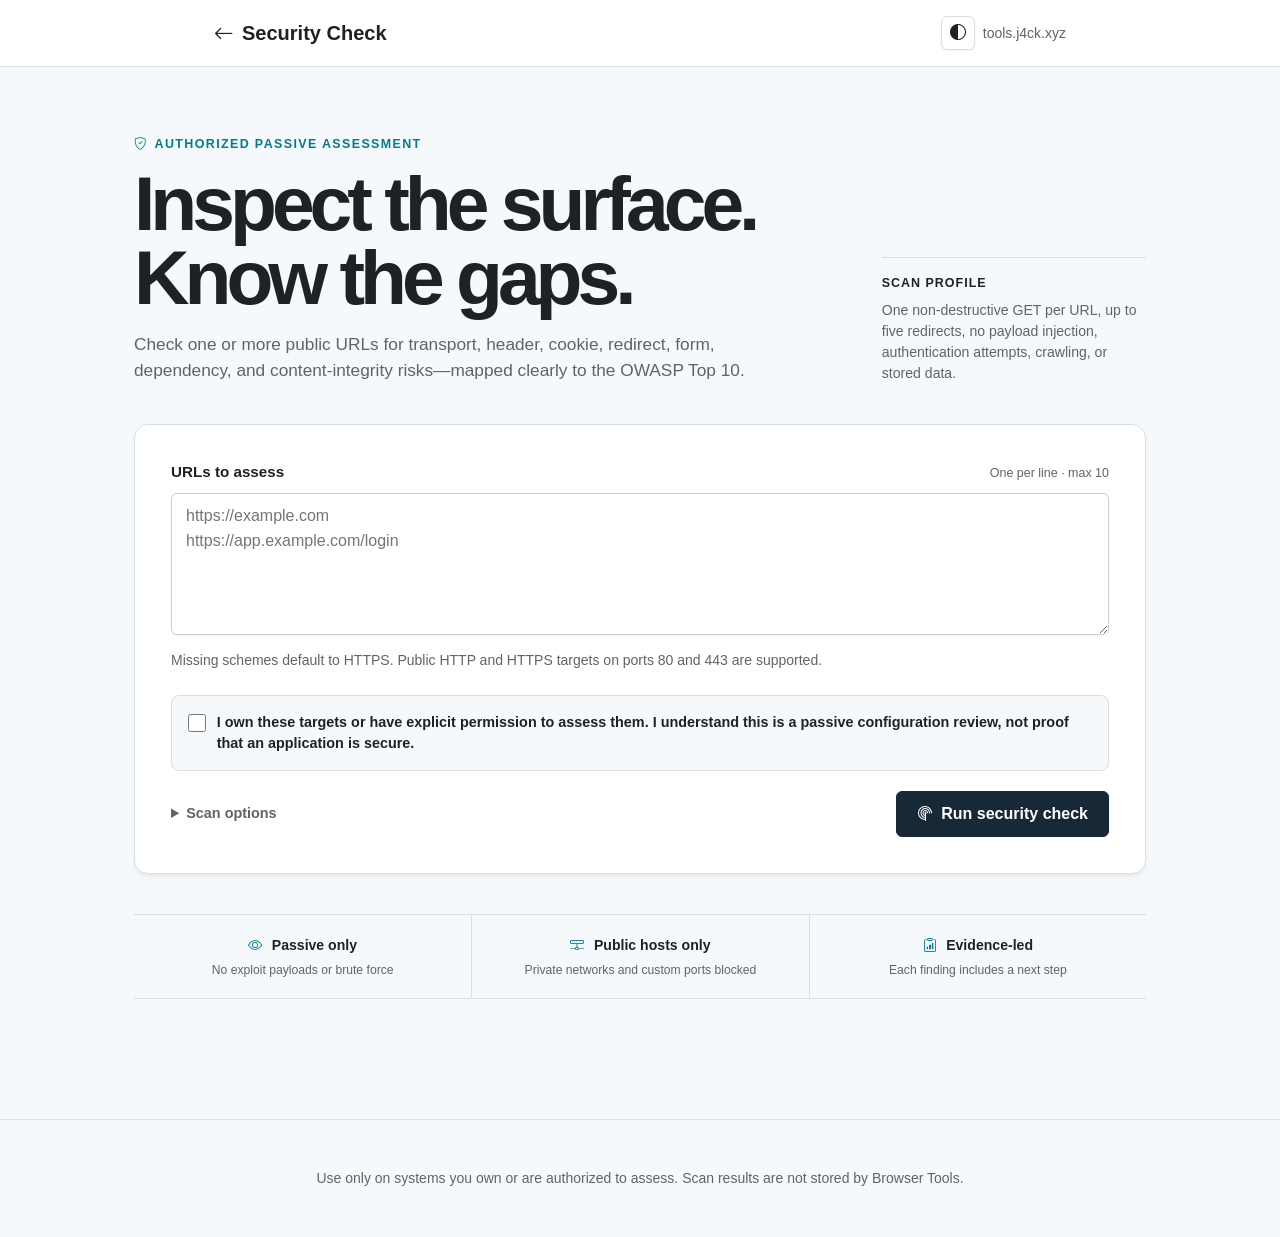
<file: owasp-security-check.html>
<!DOCTYPE html>
<html lang="en">
<head>
  <meta charset="UTF-8">
  <meta name="viewport" content="width=device-width, initial-scale=1.0">
  <title>OWASP Website Security Check — Browser Tools</title>
  <meta name="description" content="Run a safe, passive website security assessment across OWASP Top 10 categories and copy a clean remediation report.">

  <meta property="og:title" content="OWASP Website Security Check — Browser Tools">
  <meta property="og:description" content="Run a safe, passive website security assessment across OWASP Top 10 categories and copy a clean remediation report.">
  <meta property="og:image" content="https://tools.j4ck.xyz/og-image.jpg">
  <meta property="og:type" content="website">
  <meta name="twitter:card" content="summary_large_image">
  <meta name="twitter:image" content="https://tools.j4ck.xyz/og-image.jpg">

  <script>
    const savedTheme = localStorage.getItem('theme') || 'auto';
    if (savedTheme === 'dark') {
      document.documentElement.classList.add('theme-dark');
    } else if (savedTheme === 'light') {
      document.documentElement.classList.add('theme-light');
    }
  </script>

  <link href="https://cdn.jsdelivr.net/npm/bootstrap@5.3.3/dist/css/bootstrap.min.css" rel="stylesheet" integrity="sha384-QWTKZyjpPEjISv5WaRU9OFeRpok6YctnYmDr5pNlyT2bRjXh0JMhjY6hW+ALEwIH" crossorigin="anonymous">
  <link rel="stylesheet" href="https://cdn.jsdelivr.net/npm/bootstrap-icons@1.11.3/font/bootstrap-icons.min.css">
  <link rel="stylesheet" href="common.css">
  <style>
* {
  box-sizing: border-box;
}
:root,
:root.theme-light {
  --security-ink: oklch(0.27 0.035 245);
  --security-accent: oklch(0.52 0.13 205);
  --security-accent-soft: oklch(0.94 0.035 205);
  --security-pass: oklch(0.55 0.13 150);
  --security-pass-soft: oklch(0.95 0.035 150);
  --security-warning: oklch(0.64 0.15 75);
  --security-warning-soft: oklch(0.95 0.045 75);
  --security-danger: oklch(0.54 0.19 25);
  --security-danger-soft: oklch(0.95 0.035 25);
  --security-review: oklch(0.55 0.09 285);
  --security-review-soft: oklch(0.95 0.025 285);
}
@media (prefers-color-scheme: dark) {
  :root:not(.theme-light) {
    --security-ink: oklch(0.91 0.015 245);
    --security-accent: oklch(0.72 0.11 205);
    --security-accent-soft: oklch(0.23 0.035 205);
    --security-pass: oklch(0.73 0.11 150);
    --security-pass-soft: oklch(0.23 0.035 150);
    --security-warning: oklch(0.79 0.12 75);
    --security-warning-soft: oklch(0.24 0.035 75);
    --security-danger: oklch(0.72 0.14 25);
    --security-danger-soft: oklch(0.23 0.04 25);
    --security-review: oklch(0.74 0.08 285);
    --security-review-soft: oklch(0.23 0.025 285);
  }
}
:root.theme-dark {
  --security-ink: oklch(0.91 0.015 245);
  --security-accent: oklch(0.72 0.11 205);
  --security-accent-soft: oklch(0.23 0.035 205);
  --security-pass: oklch(0.73 0.11 150);
  --security-pass-soft: oklch(0.23 0.035 150);
  --security-warning: oklch(0.79 0.12 75);
  --security-warning-soft: oklch(0.24 0.035 75);
  --security-danger: oklch(0.72 0.14 25);
  --security-danger-soft: oklch(0.23 0.04 25);
  --security-review: oklch(0.74 0.08 285);
  --security-review-soft: oklch(0.23 0.025 285);
}
body {
  font-family: 'Helvetica Neue', Helvetica, Arial, sans-serif;
}
button,
input,
select,
textarea {
  font-family: 'Helvetica Neue', Helvetica, Arial, sans-serif !important;
  font-size: 16px !important;
}
.container-security {
  max-width: 1060px;
}
.intro-grid {
  display: grid;
  grid-template-columns: minmax(0, 1.45fr) minmax(250px, 0.55fr);
  gap: clamp(1.5rem, 4vw, 4rem);
  align-items: end;
  margin-bottom: 2.5rem;
}
.eyebrow {
  display: inline-flex;
  align-items: center;
  gap: 0.45rem;
  color: var(--security-accent);
  font-size: 0.78rem;
  font-weight: 800;
  letter-spacing: 0.11em;
  text-transform: uppercase;
  margin-bottom: 0.85rem;
}
.intro-title {
  max-width: 720px;
  font-size: clamp(2.25rem, 7vw, 4.8rem);
  line-height: 0.96;
  letter-spacing: -0.065em;
  margin-bottom: 1.1rem;
}
.intro-copy {
  max-width: 66ch;
  font-size: 1.08rem;
  color: var(--text-secondary);
  margin: 0;
}
.profile-note {
  border-top: 1px solid var(--border-color);
  padding-top: 1rem;
  color: var(--text-secondary);
  font-size: 0.88rem;
}
.profile-note strong {
  display: block;
  color: var(--text-primary);
  font-size: 0.78rem;
  letter-spacing: 0.08em;
  text-transform: uppercase;
  margin-bottom: 0.45rem;
}
.scanner-panel {
  padding: clamp(1.25rem, 4vw, 2.25rem);
  border: 1px solid var(--border-color);
  border-radius: 14px;
  background: var(--bg-surface);
  box-shadow: var(--shadow-md);
}
.field-heading {
  display: flex;
  justify-content: space-between;
  align-items: baseline;
  gap: 1rem;
  margin-bottom: 0.55rem;
}
.field-heading label {
  color: var(--text-primary);
  font-size: 0.95rem;
  margin: 0;
}
.field-hint {
  color: var(--text-secondary);
  font-size: 0.78rem;
  white-space: nowrap;
}
#url-input {
  min-height: 142px;
  line-height: 1.55;
}
.authorization {
  display: grid;
  grid-template-columns: auto 1fr;
  gap: 0.7rem;
  align-items: start;
  padding: 1rem;
  border: 1px solid var(--border-color);
  border-radius: 8px;
  background: var(--bg-page);
}
.authorization input {
  width: 1.1rem;
  height: 1.1rem;
  margin-top: 0.15rem;
  accent-color: var(--security-accent);
}
.authorization label {
  color: var(--text-primary);
  font-size: 0.9rem;
  font-weight: 600;
  line-height: 1.45;
  margin: 0;
}
.scan-actions {
  display: flex;
  justify-content: space-between;
  align-items: center;
  gap: 1rem;
  margin-top: 1.25rem;
}
.advanced-toggle {
  color: var(--text-secondary);
  font-size: 0.9rem;
}
.advanced-toggle summary {
  cursor: pointer;
  font-weight: 600;
}
.advanced-options {
  display: flex;
  flex-wrap: wrap;
  gap: 1rem 1.5rem;
  padding-top: 0.9rem;
}
.advanced-options label {
  display: flex;
  align-items: center;
  gap: 0.5rem;
  color: var(--text-secondary);
  font-size: 0.86rem;
  font-weight: 500;
  margin: 0;
}
.advanced-options input {
  width: 1rem;
  height: 1rem;
  accent-color: var(--security-accent);
}
.scan-button {
  min-width: 180px;
  background: var(--security-ink);
  color: var(--bg-surface);
  border-color: var(--security-ink);
}
.scan-button:hover {
  background: var(--security-accent);
  border-color: var(--security-accent);
  color: var(--bg-surface);
}
.scan-button:disabled {
  cursor: wait;
  opacity: 0.65;
}
.scope-strip {
  display: grid;
  grid-template-columns: repeat(3, 1fr);
  border-top: 1px solid var(--border-color);
  border-bottom: 1px solid var(--border-color);
  margin: 2.5rem 0;
}
.scope-item {
  padding: 1.15rem;
  text-align: center;
}
.scope-item + .scope-item {
  border-left: 1px solid var(--border-color);
}
.scope-item i {
  color: var(--security-accent);
  margin-right: 0.35rem;
}
.scope-item strong {
  font-size: 0.88rem;
}
.scope-item span {
  display: block;
  margin-top: 0.25rem;
  color: var(--text-secondary);
  font-size: 0.76rem;
}
.status-region {
  margin-top: 1.25rem;
}
.status-line {
  display: flex;
  justify-content: space-between;
  align-items: center;
  gap: 1rem;
  color: var(--text-secondary);
  font-size: 0.86rem;
  margin-bottom: 0.55rem;
}
.progress-track {
  height: 5px;
  overflow: hidden;
  border-radius: 99px;
  background: var(--border-color);
}
.progress-fill {
  width: 0;
  height: 100%;
  background: var(--security-accent);
  transition: transform 0.35s cubic-bezier(0.22, 1, 0.36, 1);
  transform: scaleX(0);
  transform-origin: left;
}
.error-message {
  display: flex;
  gap: 0.65rem;
  align-items: flex-start;
  padding: 0.85rem 1rem;
  margin-top: 1rem;
  border: 1px solid color-mix(in oklch, var(--security-danger) 35%, var(--border-color));
  border-radius: 8px;
  color: var(--security-danger);
  background: var(--security-danger-soft);
  font-size: 0.9rem;
}
.report-shell {
  margin-top: 3rem;
}
.report-heading {
  display: flex;
  justify-content: space-between;
  align-items: end;
  gap: 1rem;
  padding-bottom: 1rem;
  border-bottom: 1px solid var(--border-color);
}
.report-heading h2 {
  font-size: clamp(1.7rem, 4vw, 2.4rem);
  margin-bottom: 0.2rem;
}
.report-heading p {
  color: var(--text-secondary);
  font-size: 0.88rem;
  margin: 0;
}
.report-summary {
  display: grid;
  grid-template-columns: repeat(4, 1fr);
  margin: 0 0 2.5rem;
  border-bottom: 1px solid var(--border-color);
}
.summary-cell {
  padding: 1.2rem 0.8rem;
}
.summary-cell + .summary-cell {
  border-left: 1px solid var(--border-color);
}
.summary-value {
  display: block;
  font-size: 1.75rem;
  font-weight: 750;
  letter-spacing: -0.045em;
  line-height: 1;
}
.summary-label {
  display: block;
  margin-top: 0.35rem;
  color: var(--text-secondary);
  font-size: 0.76rem;
  text-transform: uppercase;
  letter-spacing: 0.07em;
}
.target-report {
  border-bottom: 1px solid var(--border-color);
  padding-bottom: 2.5rem;
  margin-bottom: 2.5rem;
}
.target-header {
  display: grid;
  grid-template-columns: auto minmax(0, 1fr) auto;
  gap: 1rem;
  align-items: center;
  margin-bottom: 1.4rem;
}
.score-disc {
  display: grid;
  place-items: center;
  width: 68px;
  height: 68px;
  border: 2px solid var(--score-color, var(--security-accent));
  border-radius: 50%;
  color: var(--score-color, var(--security-accent));
  font-size: 1.35rem;
  font-weight: 800;
  letter-spacing: -0.04em;
}
.target-title {
  min-width: 0;
}
.target-title h3 {
  overflow: hidden;
  margin: 0 0 0.25rem;
  font-size: 1.16rem;
  text-overflow: ellipsis;
  white-space: nowrap;
}
.target-title p {
  margin: 0;
  color: var(--text-secondary);
  font-size: 0.78rem;
}
.grade-label {
  color: var(--score-color, var(--security-accent));
  font-size: 0.78rem;
  font-weight: 800;
  letter-spacing: 0.08em;
  text-transform: uppercase;
}
.finding-list {
  display: grid;
  gap: 0;
}
.finding {
  display: grid;
  grid-template-columns: 92px minmax(0, 1fr);
  gap: 1rem;
  padding: 1rem 0;
  border-top: 1px solid var(--border-color);
}
.severity {
  align-self: start;
  display: inline-flex;
  justify-content: center;
  padding: 0.28rem 0.45rem;
  border-radius: 99px;
  font-size: 0.68rem;
  font-weight: 800;
  letter-spacing: 0.07em;
  text-transform: uppercase;
}
.severity-high {
  color: var(--security-danger);
  background: var(--security-danger-soft);
}
.severity-medium {
  color: var(--security-warning);
  background: var(--security-warning-soft);
}
.severity-low,
.severity-info {
  color: var(--security-accent);
  background: var(--security-accent-soft);
}
.severity-pass {
  color: var(--security-pass);
  background: var(--security-pass-soft);
}
.severity-review {
  color: var(--security-review);
  background: var(--security-review-soft);
}
.finding h4 {
  font-size: 0.98rem;
  margin: 0 0 0.3rem;
}
.finding-meta {
  color: var(--text-secondary);
  font-size: 0.76rem;
  margin-bottom: 0.4rem;
}
.finding p {
  color: var(--text-secondary);
  font-size: 0.86rem;
  margin: 0;
}
.finding p + p {
  margin-top: 0.4rem;
}
.finding strong {
  color: var(--text-primary);
}
.coverage {
  margin-top: 1.5rem;
}
.coverage summary {
  cursor: pointer;
  color: var(--text-primary);
  font-size: 0.9rem;
  font-weight: 700;
}
.coverage-grid {
  display: grid;
  grid-template-columns: repeat(2, minmax(0, 1fr));
  gap: 0.55rem 1rem;
  margin-top: 1rem;
}
.coverage-item {
  display: flex;
  justify-content: space-between;
  gap: 1rem;
  padding: 0.55rem 0;
  border-bottom: 1px solid var(--border-color);
  color: var(--text-secondary);
  font-size: 0.78rem;
}
.coverage-state {
  flex: 0 0 auto;
  font-weight: 700;
}
.coverage-tested {
  color: var(--security-pass);
}
.coverage-partial {
  color: var(--security-warning);
}
.coverage-manual {
  color: var(--security-review);
}
.fatal-target {
  padding: 1rem;
  border: 1px solid color-mix(in oklch, var(--security-danger) 35%, var(--border-color));
  border-radius: 8px;
  background: var(--security-danger-soft);
  color: var(--security-danger);
}
.method-note {
  max-width: 78ch;
  color: var(--text-secondary);
  font-size: 0.78rem;
  line-height: 1.55;
}
.visually-hidden-focusable:not(:focus):not(:focus-within) {
  position: absolute !important;
  width: 1px !important;
  height: 1px !important;
  overflow: hidden !important;
  clip: rect(0, 0, 0, 0) !important;
  white-space: nowrap !important;
}
@media (max-width: 767px) {
  .intro-grid {
    grid-template-columns: 1fr;
    gap: 1.5rem;
  }
  .intro-title {
    font-size: clamp(2.35rem, 14vw, 3.6rem);
  }
  .scope-strip {
    grid-template-columns: 1fr;
  }
  .scope-item + .scope-item {
    border-left: 0;
    border-top: 1px solid var(--border-color);
  }
  .scan-actions,
  .report-heading {
    align-items: stretch;
    flex-direction: column;
  }
  .scan-button,
  #copy-report {
    width: 100%;
  }
  .report-summary {
    grid-template-columns: repeat(2, 1fr);
  }
  .summary-cell:nth-child(3) {
    border-left: 0;
    border-top: 1px solid var(--border-color);
  }
  .summary-cell:nth-child(4) {
    border-top: 1px solid var(--border-color);
  }
  .target-header {
    grid-template-columns: auto minmax(0, 1fr);
  }
  .grade-label {
    grid-column: 2;
  }
  .finding {
    grid-template-columns: 1fr;
    gap: 0.65rem;
  }
  .severity {
    justify-self: start;
  }
  .coverage-grid {
    grid-template-columns: 1fr;
  }
}
@media (prefers-reduced-motion: reduce) {
  .progress-fill {
    transition: none;
  }
}
  </style>
</head>
<body>
  <a class="visually-hidden-focusable" href="#scanner">Skip to scanner</a>

  <header class="header-custom">
    <div class="header-inner">
      <a href="index.html" class="header-brand">
        <i class="bi bi-arrow-left" aria-hidden="true"></i> Security Check
      </a>
      <div class="d-flex gap-2 align-items-center">
        <button id="theme-toggle" class="btn-custom btn-custom-secondary py-1 px-2 fs-7" title="Switch Theme" aria-label="Switch theme">
          <i id="theme-toggle-icon" class="bi bi-circle-half" aria-hidden="true"></i>
        </button>
        <span class="text-muted-custom small">tools.j4ck.xyz</span>
      </div>
    </div>
  </header>

  <main class="container-custom container-security">
    <section class="intro-grid" aria-labelledby="page-title">
      <div>
        <div class="eyebrow"><i class="bi bi-shield-check" aria-hidden="true"></i> Authorized passive assessment</div>
        <h1 id="page-title" class="intro-title">Inspect the surface.<br>Know the gaps.</h1>
        <p class="intro-copy">Check one or more public URLs for transport, header, cookie, redirect, form, dependency, and content-integrity risks—mapped clearly to the OWASP Top 10.</p>
      </div>
      <div class="profile-note">
        <strong>Scan profile</strong>
        One non-destructive GET per URL, up to five redirects, no payload injection, authentication attempts, crawling, or stored data.
      </div>
    </section>

    <section id="scanner" class="scanner-panel" aria-labelledby="scanner-title">
      <div class="field-heading">
        <label id="scanner-title" for="url-input">URLs to assess</label>
        <span class="field-hint">One per line · max 10</span>
      </div>
      <textarea id="url-input" spellcheck="false" inputmode="url" placeholder="https://example.com&#10;https://app.example.com/login" aria-describedby="url-help"></textarea>
      <div id="url-help" class="small text-muted-custom mt-2">Missing schemes default to HTTPS. Public HTTP and HTTPS targets on ports 80 and 443 are supported.</div>

      <div class="authorization mt-4">
        <input id="authorization-check" type="checkbox">
        <label for="authorization-check">I own these targets or have explicit permission to assess them. I understand this is a passive configuration review, not proof that an application is secure.</label>
      </div>

      <div class="scan-actions">
        <details class="advanced-toggle">
          <summary>Scan options</summary>
          <div class="advanced-options">
            <label><input id="follow-redirects" type="checkbox" checked> Follow redirects</label>
            <label><input id="show-passes" type="checkbox" checked> Include passed checks</label>
          </div>
        </details>
        <button id="scan-button" class="btn-custom scan-button">
          <i class="bi bi-radar" aria-hidden="true"></i>
          <span>Run security check</span>
        </button>
      </div>

      <div id="status-region" class="status-region d-none" aria-live="polite">
        <div class="status-line">
          <span id="status-text">Preparing assessment…</span>
          <span id="status-count">0 / 0</span>
        </div>
        <div class="progress-track" role="progressbar" aria-label="Assessment progress" aria-valuemin="0" aria-valuemax="100" aria-valuenow="0">
          <div id="progress-fill" class="progress-fill"></div>
        </div>
      </div>
      <div id="form-error" class="error-message d-none" role="alert"></div>
    </section>

    <section class="scope-strip" aria-label="Assessment safeguards">
      <div class="scope-item"><strong><i class="bi bi-eye" aria-hidden="true"></i> Passive only</strong><span>No exploit payloads or brute force</span></div>
      <div class="scope-item"><strong><i class="bi bi-hdd-network" aria-hidden="true"></i> Public hosts only</strong><span>Private networks and custom ports blocked</span></div>
      <div class="scope-item"><strong><i class="bi bi-clipboard-data" aria-hidden="true"></i> Evidence-led</strong><span>Each finding includes a next step</span></div>
    </section>

    <section id="report-shell" class="report-shell d-none" aria-labelledby="report-title">
      <div class="report-heading">
        <div>
          <h2 id="report-title">Assessment report</h2>
          <p id="report-subtitle">Passive OWASP coverage review</p>
        </div>
        <button id="copy-report" class="btn-custom btn-custom-secondary">
          <i class="bi bi-copy" aria-hidden="true"></i>
          <span>Copy report</span>
        </button>
      </div>
      <div id="report-output" tabindex="-1"></div>
      <p class="method-note">This report is a point-in-time, unauthenticated observation of public responses. “Passed” means the tested control was observed; it does not verify application code, authenticated paths, APIs, infrastructure, business logic, or controls that require multiple roles and requests. Follow with authenticated testing, code review, dependency scanning, and professional penetration testing where warranted.</p>
    </section>
  </main>

  <footer class="text-center py-5 text-muted-custom small border-top mt-5">
    <div class="container-custom container-security py-0">
      <p class="mb-0">Use only on systems you own or are authorized to assess. Scan results are not stored by Browser Tools.</p>
    </div>
  </footer>

  <script type="module">
// Passive security assessment and report generation.
const urlInput = document.getElementById('url-input');
const authorizationCheck = document.getElementById('authorization-check');
const followRedirects = document.getElementById('follow-redirects');
const showPasses = document.getElementById('show-passes');
const scanButton = document.getElementById('scan-button');
const statusRegion = document.getElementById('status-region');
const statusText = document.getElementById('status-text');
const statusCount = document.getElementById('status-count');
const progressTrack = document.querySelector('.progress-track');
const progressFill = document.getElementById('progress-fill');
const formError = document.getElementById('form-error');
const reportShell = document.getElementById('report-shell');
const reportOutput = document.getElementById('report-output');
const reportSubtitle = document.getElementById('report-subtitle');
const copyReportButton = document.getElementById('copy-report');
const themeToggleButton = document.getElementById('theme-toggle');
const themeToggleIcon = document.getElementById('theme-toggle-icon');

const OWASP_COVERAGE = [
  { id: 'A01', name: 'Broken Access Control', state: 'manual', label: 'Manual review' },
  { id: 'A02', name: 'Cryptographic Failures', state: 'tested', label: 'Tested' },
  { id: 'A03', name: 'Injection', state: 'manual', label: 'Manual review' },
  { id: 'A04', name: 'Insecure Design', state: 'manual', label: 'Manual review' },
  { id: 'A05', name: 'Security Misconfiguration', state: 'tested', label: 'Tested' },
  { id: 'A06', name: 'Vulnerable and Outdated Components', state: 'partial', label: 'Partial' },
  { id: 'A07', name: 'Identification and Authentication Failures', state: 'partial', label: 'Partial' },
  { id: 'A08', name: 'Software and Data Integrity Failures', state: 'partial', label: 'Partial' },
  { id: 'A09', name: 'Security Logging and Monitoring Failures', state: 'manual', label: 'Manual review' },
  { id: 'A10', name: 'Server-Side Request Forgery', state: 'manual', label: 'Manual review' }
];

const MANUAL_REVIEWS = [
  {
    severity: 'review',
    category: 'A01',
    title: 'Test authorization boundaries with multiple roles',
    evidence: 'A single anonymous response cannot verify object, function, tenant, or role-level access controls.',
    recommendation: 'Build an authorization matrix and test every sensitive action with unauthenticated, lower-privilege, and cross-tenant accounts.'
  },
  {
    severity: 'review',
    category: 'A03',
    title: 'Exercise inputs with context-aware injection tests',
    evidence: 'No SQL, command, template, LDAP, XML, or browser injection payloads were sent.',
    recommendation: 'Use an authorized authenticated DAST run and code review to trace untrusted input into interpreters and output contexts.'
  },
  {
    severity: 'review',
    category: 'A04',
    title: 'Review abuse cases and trust boundaries',
    evidence: 'Business rules, workflows, rate limits, and threat-model assumptions are not visible in a public response.',
    recommendation: 'Threat-model critical workflows and test abuse cases, concurrency, quotas, recovery paths, and high-value state transitions.'
  },
  {
    severity: 'review',
    category: 'A09',
    title: 'Verify security logging and alert response',
    evidence: 'External response inspection cannot confirm event coverage, log integrity, retention, alerting, or incident response.',
    recommendation: 'Generate authorized test events and verify they are attributable, protected, alerted on, retained, and actionable.'
  },
  {
    severity: 'review',
    category: 'A10',
    title: 'Review server-side outbound request controls',
    evidence: 'The assessment does not submit URL payloads to application features or attempt access to internal services.',
    recommendation: 'Inventory server-side fetchers, enforce destination allowlists, validate redirects and DNS results, and block private/reserved address ranges.'
  }
];

let reportText = '';
let lastResults = [];

function escapeHtml(value) {
  return String(value ?? '')
    .replaceAll('&', '&amp;')
    .replaceAll('<', '&lt;')
    .replaceAll('>', '&gt;')
    .replaceAll('"', '&quot;')
    .replaceAll("'", '&#039;');
}

function updateThemeUI(theme) {
  themeToggleIcon.className = 'bi';
  if (theme === 'dark') {
    themeToggleIcon.classList.add('bi-moon-fill');
    themeToggleButton.title = 'Theme: Dark';
  } else if (theme === 'light') {
    themeToggleIcon.classList.add('bi-sun-fill');
    themeToggleButton.title = 'Theme: Light';
  } else {
    themeToggleIcon.classList.add('bi-circle-half');
    themeToggleButton.title = 'Theme: Auto (System)';
  }
}

function toggleTheme() {
  const currentTheme = localStorage.getItem('theme') || 'auto';
  const nextTheme = currentTheme === 'auto' ? 'light' : currentTheme === 'light' ? 'dark' : 'auto';
  localStorage.setItem('theme', nextTheme);
  document.documentElement.classList.remove('theme-light', 'theme-dark');
  if (nextTheme === 'dark') document.documentElement.classList.add('theme-dark');
  if (nextTheme === 'light') document.documentElement.classList.add('theme-light');
  updateThemeUI(nextTheme);
}

function normalizeUrls(value) {
  const entries = value.split(/\r?\n/).map(item => item.trim()).filter(Boolean);
  const unique = [];
  const seen = new Set();
  for (const entry of entries) {
    const normalized = /^https?:\/\//i.test(entry) ? entry : `https://${entry}`;
    let url;
    try {
      url = new URL(normalized);
    } catch (_) {
      throw new Error(`Invalid URL: ${entry}`);
    }
    if (!['http:', 'https:'].includes(url.protocol)) throw new Error(`Unsupported URL: ${entry}`);
    if (!seen.has(url.href)) {
      seen.add(url.href);
      unique.push(url.href);
    }
  }
  if (unique.length === 0) throw new Error('Enter at least one URL to assess.');
  if (unique.length > 10) throw new Error('Enter no more than 10 URLs per assessment.');
  return unique;
}

function showError(message) {
  formError.innerHTML = `<i class="bi bi-exclamation-triangle-fill" aria-hidden="true"></i><span>${escapeHtml(message)}</span>`;
  formError.classList.remove('d-none');
}

function clearError() {
  formError.classList.add('d-none');
  formError.textContent = '';
}

function getHeader(result, name) {
  return result.headers?.[name.toLowerCase()] || '';
}

function splitCookies(value) {
  if (!value) return [];
  return value.split(/,(?=\s*[^;,=\s]+=[^;,]*)/).map(cookie => cookie.trim()).filter(Boolean);
}

function buildFindings(result) {
  const findings = [];
  const add = (severity, category, title, evidence, recommendation) => {
    findings.push({ severity, category, title, evidence, recommendation });
  };
  const requested = new URL(result.requestedUrl);
  const final = new URL(result.finalUrl);
  const headers = result.headers || {};
  const html = result.html || {};
  const csp = getHeader(result, 'content-security-policy');
  const hsts = getHeader(result, 'strict-transport-security');
  const xFrameOptions = getHeader(result, 'x-frame-options');
  const corsOrigin = getHeader(result, 'access-control-allow-origin');
  const corsCredentials = getHeader(result, 'access-control-allow-credentials');

  if (result.status >= 500) {
    add('high', 'A05', `Server returned HTTP ${result.status}`, `The public request ended with ${result.status} ${result.statusText || ''}.`.trim(), 'Investigate the failing path and ensure production errors return a controlled response without sensitive detail.');
  } else if (result.status >= 400) {
    add('medium', 'A05', `Target returned HTTP ${result.status}`, `The assessment inspected an error response rather than the expected application page.`, 'Confirm the URL is public and assess the intended application response for representative results.');
  } else {
    add('pass', 'A05', 'Public response was reachable', `The final response returned HTTP ${result.status}.`, 'Continue monitoring availability separately from security posture.');
  }

  if (final.protocol === 'https:') {
    add('pass', 'A02', 'HTTPS is in use', `The final response used TLS at ${final.origin}.`, 'Keep TLS versions, certificate renewal, and cipher policy under automated monitoring.');
  } else {
    add('high', 'A02', 'Connection is not protected by HTTPS', `The final URL is ${result.finalUrl}.`, 'Redirect all HTTP traffic to HTTPS and update internal links, forms, APIs, and canonical URLs.');
  }

  if (requested.protocol === 'https:' && final.protocol === 'http:') {
    add('high', 'A02', 'Redirect downgraded HTTPS to HTTP', `${result.requestedUrl} ultimately redirected to ${result.finalUrl}.`, 'Remove transport downgrades and keep every redirect hop on HTTPS.');
  } else if (requested.protocol === 'http:' && final.protocol === 'https:') {
    add('pass', 'A02', 'HTTP upgrades to HTTPS', `The redirect chain ends at ${result.finalUrl}.`, 'Keep the redirect direct and combine it with HSTS.');
  }

  if (final.protocol === 'https:') {
    if (!hsts) {
      add('medium', 'A02', 'Strict-Transport-Security is missing', 'No HSTS response header was observed.', 'Add Strict-Transport-Security with an appropriate max-age; consider includeSubDomains and preload after validating every subdomain.');
    } else {
      const maxAge = Number(hsts.match(/max-age\s*=\s*(\d+)/i)?.[1] || 0);
      if (maxAge < 15552000) {
        add('low', 'A02', 'HSTS lifetime is short', `Observed: ${hsts}`, 'Use a max-age of at least 15552000 seconds once HTTPS is stable across the scope.');
      } else {
        add('pass', 'A02', 'HSTS is enabled', `Observed: ${hsts}`, 'Review includeSubDomains and preload eligibility against the deployment model.');
      }
    }
  }

  if (!csp) {
    add('medium', 'A05', 'Content-Security-Policy is missing', 'No enforcing CSP header was observed.', 'Deploy a nonce- or hash-based CSP, beginning in report-only mode, then remove unsafe sources before enforcement.');
  } else {
    add('pass', 'A05', 'Content-Security-Policy is present', `Observed an enforcing CSP with ${csp.length} characters.`, 'Continue testing the policy on every route and monitor violation reports.');
    if (/\bunsafe-eval\b/i.test(csp)) add('medium', 'A05', 'CSP allows unsafe-eval', 'The policy contains unsafe-eval.', 'Remove eval-like execution and the unsafe-eval source expression.');
    if (/\bunsafe-inline\b/i.test(csp) && !/\bnonce-|sha(?:256|384|512)-/i.test(csp)) add('medium', 'A05', 'CSP broadly allows inline code', 'The policy contains unsafe-inline without an observed nonce or hash.', 'Replace unsafe-inline with per-response nonces or stable hashes.');
    if (!/\bobject-src\s+'none'/i.test(csp)) add('low', 'A05', 'CSP does not explicitly disable object sources', 'No object-src \'none\' directive was observed.', 'Add object-src \'none\' unless legacy plugin content is an explicit requirement.');
    if (!/\bbase-uri\s+/i.test(csp)) add('low', 'A05', 'CSP does not restrict base-uri', 'No base-uri directive was observed.', 'Add base-uri \'none\' or a narrowly scoped value to prevent base-tag injection abuse.');
  }

  if (!xFrameOptions && !/\bframe-ancestors\s+/i.test(csp)) {
    add('medium', 'A05', 'Framing protection is missing', 'Neither X-Frame-Options nor CSP frame-ancestors was observed.', 'Set CSP frame-ancestors to trusted origins; add X-Frame-Options for legacy client coverage where appropriate.');
  } else {
    add('pass', 'A05', 'Framing is restricted', xFrameOptions ? `X-Frame-Options: ${xFrameOptions}` : 'CSP includes frame-ancestors.', 'Keep the policy aligned with legitimate embedding requirements.');
  }

  if (getHeader(result, 'x-content-type-options').toLowerCase() !== 'nosniff') {
    add('low', 'A05', 'MIME sniffing protection is missing', 'X-Content-Type-Options: nosniff was not observed.', 'Return X-Content-Type-Options: nosniff on all responses.');
  } else {
    add('pass', 'A05', 'MIME sniffing protection is enabled', 'X-Content-Type-Options: nosniff was observed.', 'Keep accurate Content-Type values on all assets and downloads.');
  }

  if (!getHeader(result, 'referrer-policy')) {
    add('low', 'A02', 'Referrer-Policy is missing', 'No Referrer-Policy header was observed.', 'Set strict-origin-when-cross-origin or a stricter policy based on application requirements.');
  } else {
    add('pass', 'A02', 'Referrer-Policy is defined', `Observed: ${getHeader(result, 'referrer-policy')}`, 'Verify that sensitive values never appear in URLs.');
  }

  if (!getHeader(result, 'permissions-policy')) {
    add('info', 'A05', 'Permissions-Policy is not defined', 'No Permissions-Policy header was observed.', 'Disable browser capabilities the application does not need and explicitly allow required origins.');
  } else {
    add('pass', 'A05', 'Permissions-Policy is defined', `Observed ${getHeader(result, 'permissions-policy').length} characters of policy.`, 'Review the allowlist as features and embedded origins change.');
  }

  if (corsOrigin === '*' && corsCredentials.toLowerCase() === 'true') {
    add('high', 'A01', 'Credentialed CORS policy trusts every origin', 'Access-Control-Allow-Origin is * and credentials are enabled.', 'Use an explicit server-side allowlist, return a single validated origin, and vary caches by Origin.');
  } else if (corsOrigin === '*') {
    add('low', 'A01', 'CORS allows every origin', 'Access-Control-Allow-Origin: * was observed.', 'Confirm the response is intentionally public and contains no user-specific or sensitive data.');
  } else if (corsOrigin) {
    add('info', 'A01', 'CORS policy is present', `Access-Control-Allow-Origin: ${corsOrigin}`, 'Validate origin matching server-side and test untrusted, null, and lookalike origins.');
  }

  const server = headers.server || '';
  const poweredBy = headers['x-powered-by'] || '';
  if (server || poweredBy) {
    add('low', 'A06', 'Technology details are exposed in response headers', [server && `Server: ${server}`, poweredBy && `X-Powered-By: ${poweredBy}`].filter(Boolean).join(' · '), 'Remove unnecessary product and version identifiers; keep component inventory in authenticated tooling instead.');
  } else {
    add('pass', 'A06', 'No common server technology header was exposed', 'Server and X-Powered-By identifiers were not observed.', 'Do not rely on obscurity; maintain dependency inventory and patching separately.');
  }

  const cookies = splitCookies(headers['set-cookie']);
  for (const cookie of cookies) {
    const cookieName = cookie.split('=')[0].trim() || 'Cookie';
    if (final.protocol === 'https:' && !/;\s*secure(?:;|$)/i.test(cookie)) add('medium', 'A02', `${cookieName} cookie lacks Secure`, cookie.slice(0, 220), 'Set Secure on cookies that should only travel over HTTPS.');
    if (!/;\s*httponly(?:;|$)/i.test(cookie)) add('low', 'A07', `${cookieName} cookie lacks HttpOnly`, cookie.slice(0, 220), 'Set HttpOnly on session and other cookies that do not require JavaScript access.');
    if (!/;\s*samesite\s*=/i.test(cookie)) add('low', 'A07', `${cookieName} cookie lacks SameSite`, cookie.slice(0, 220), 'Set SameSite=Lax or Strict by default; use None only with Secure for intentional cross-site use.');
  }
  if (cookies.length > 0 && !findings.some(item => /cookie lacks/i.test(item.title))) {
    add('pass', 'A07', 'Observed cookies use baseline security attributes', `${cookies.length} Set-Cookie value${cookies.length === 1 ? '' : 's'} inspected.`, 'Confirm session rotation, scope, expiry, prefixes, and server-side invalidation in authenticated testing.');
  }

  if (final.protocol === 'https:' && html.mixedContent?.length) {
    add('high', 'A02', 'HTTPS page references insecure HTTP resources', `${html.mixedContent.length} insecure reference${html.mixedContent.length === 1 ? '' : 's'} found; first: ${html.mixedContent[0]}`, 'Move every resource, form action, and navigation target to HTTPS; consider CSP upgrade-insecure-requests during migration.');
  } else if (final.protocol === 'https:') {
    add('pass', 'A02', 'No obvious mixed-content references were found', `${result.bodyBytesInspected || 0} response bytes were inspected.`, 'Also check dynamically generated requests in an instrumented browser session.');
  }

  if (html.passwordInputCount > 0 && final.protocol !== 'https:') add('high', 'A07', 'Password field is served over HTTP', `${html.passwordInputCount} password input${html.passwordInputCount === 1 ? '' : 's'} observed.`, 'Serve authentication only over HTTPS and enforce secure transport before credentials are entered.');
  if (html.passwordFormsUsingGet > 0) add('high', 'A07', 'Password form uses GET', `${html.passwordFormsUsingGet} password form${html.passwordFormsUsingGet === 1 ? '' : 's'} may place credentials in URLs.`, 'Submit credentials with POST over HTTPS and keep secrets out of URLs, logs, browser history, and referrers.');
  if (html.passwordInputCount > 0 && final.protocol === 'https:' && html.passwordFormsUsingGet === 0) add('pass', 'A07', 'Observed password forms use a safer transport baseline', 'Password inputs were served over HTTPS and no GET password form was detected.', 'Test MFA, rate limits, recovery, enumeration resistance, session rotation, and logout with authenticated scenarios.');

  if (html.formsWithoutCsrfToken > 0) {
    add('medium', 'A01', 'State-changing forms may lack CSRF tokens', `${html.formsWithoutCsrfToken} non-GET form${html.formsWithoutCsrfToken === 1 ? '' : 's'} had no recognizable anti-CSRF field. This is heuristic.`, 'Confirm protection using synchronizer tokens, same-site cookies plus origin validation, or another framework-supported defense.');
  } else if (html.formCount > 0) {
    add('pass', 'A01', 'No obvious tokenless state-changing form was found', `${html.formCount} form${html.formCount === 1 ? '' : 's'} inspected.`, 'Verify CSRF defenses server-side; token names and JavaScript-submitted requests may not be visible to this check.');
  }

  if (html.externalAssetsWithoutSri > 0) {
    add('medium', 'A08', 'Third-party assets lack Subresource Integrity', `${html.externalAssetsWithoutSri} external script or stylesheet reference${html.externalAssetsWithoutSri === 1 ? '' : 's'} lacked an integrity attribute.`, 'Pin immutable third-party resources with integrity hashes or self-host vetted assets with a controlled update process.');
  } else if (html.scriptCount > 0) {
    add('pass', 'A08', 'No third-party asset without SRI was detected', `${html.scriptCount} script tag${html.scriptCount === 1 ? '' : 's'} inspected.`, 'Pair SRI with a restrictive CSP and a documented dependency update process.');
  }

  if (html.inlineEventHandlerCount > 0) add('low', 'A05', 'Inline event handlers expand the script surface', `${html.inlineEventHandlerCount} inline on* attribute${html.inlineEventHandlerCount === 1 ? '' : 's'} found.`, 'Move handlers to external scripts and use a nonce- or hash-based CSP.');
  if (html.documentWriteCount > 0) add('medium', 'A03', 'document.write usage was detected', `${html.documentWriteCount} call${html.documentWriteCount === 1 ? '' : 's'} found in the inspected response.`, 'Remove document.write and use safe DOM APIs with context-appropriate encoding.');
  if (html.evalCount > 0) add('medium', 'A03', 'eval-like execution was detected', `${html.evalCount} eval call${html.evalCount === 1 ? '' : 's'} found in the inspected response.`, 'Eliminate string-to-code execution and use structured parsing or explicit function dispatch.');
  if (html.directoryListing) add('medium', 'A05', 'Directory listing appears to be enabled', 'The response resembles an auto-generated “Index of” page.', 'Disable directory indexes and explicitly publish only intended files.');
  if (html.stackTrace) add('medium', 'A05', 'A stack trace may be exposed', 'The response contains patterns associated with runtime stack traces.', 'Return generic production errors to users and keep diagnostic detail in protected logs.');
  if (html.exposedSourceMapCount > 0) add('low', 'A08', 'Source map references are exposed', `${html.exposedSourceMapCount} sourceMappingURL reference${html.exposedSourceMapCount === 1 ? '' : 's'} found.`, 'Publish source maps only when intentional, and restrict or remove maps that expose proprietary or sensitive source.');
  if (html.generator) add('low', 'A06', 'Generator metadata exposes implementation details', `Generator: ${html.generator}`, 'Remove unnecessary product and version metadata and verify the disclosed component is fully patched.');
  if (html.libraryVersions?.length) add('info', 'A06', 'Client library version hints were observed', html.libraryVersions.join(', '), 'Resolve exact versions from lockfiles or an SBOM and compare them with current security advisories.');

  if (result.bodyTruncated) {
    add('info', 'A05', 'Body inspection was truncated', `The first ${result.bodyBytesInspected} bytes were inspected.`, 'Assess additional routes and assets with purpose-built crawling and authenticated testing.');
  }

  return [...findings, ...MANUAL_REVIEWS];
}

function calculateScore(findings) {
  const deductions = { high: 16, medium: 8, low: 3, info: 0, pass: 0, review: 0 };
  return Math.max(0, findings.reduce((score, finding) => score - deductions[finding.severity], 100));
}

function getScoreMeta(score) {
  if (score >= 90) return { grade: 'Strong observed baseline', color: 'var(--security-pass)' };
  if (score >= 75) return { grade: 'Improvements recommended', color: 'var(--security-accent)' };
  if (score >= 55) return { grade: 'Material gaps observed', color: 'var(--security-warning)' };
  return { grade: 'High-priority remediation', color: 'var(--security-danger)' };
}

function countSeverities(results) {
  const counts = { high: 0, medium: 0, low: 0, pass: 0 };
  for (const result of results) {
    for (const finding of result.findings || []) {
      if (counts[finding.severity] !== undefined) counts[finding.severity] += 1;
    }
  }
  return counts;
}

function renderCoverage() {
  return OWASP_COVERAGE.map(item => `
    <div class="coverage-item">
      <span>${item.id} · ${escapeHtml(item.name)}</span>
      <span class="coverage-state coverage-${item.state}">${item.label}</span>
    </div>
  `).join('');
}

function renderFinding(finding) {
  return `
    <article class="finding">
      <span class="severity severity-${finding.severity}">${finding.severity}</span>
      <div>
        <h4>${escapeHtml(finding.title)}</h4>
        <div class="finding-meta">${finding.category} · ${escapeHtml(OWASP_COVERAGE.find(item => item.id === finding.category)?.name || 'General')}</div>
        <p><strong>Evidence:</strong> ${escapeHtml(finding.evidence)}</p>
        <p><strong>Next step:</strong> ${escapeHtml(finding.recommendation)}</p>
      </div>
    </article>
  `;
}

function renderReport(results) {
  const successful = results.filter(result => !result.error);
  const counts = countSeverities(successful);
  const averageScore = successful.length
    ? Math.round(successful.reduce((total, result) => total + result.score, 0) / successful.length)
    : 0;
  const summary = `
    <div class="report-summary" aria-label="Report summary">
      <div class="summary-cell"><span class="summary-value">${successful.length}</span><span class="summary-label">Targets assessed</span></div>
      <div class="summary-cell"><span class="summary-value">${averageScore}</span><span class="summary-label">Average score</span></div>
      <div class="summary-cell"><span class="summary-value">${counts.high}</span><span class="summary-label">High findings</span></div>
      <div class="summary-cell"><span class="summary-value">${counts.medium}</span><span class="summary-label">Medium findings</span></div>
    </div>
  `;

  const targets = results.map(result => {
    if (result.error) {
      return `
        <section class="target-report">
          <div class="fatal-target"><strong>${escapeHtml(result.requestedUrl)}</strong><br>${escapeHtml(result.error)}</div>
        </section>
      `;
    }
    const meta = getScoreMeta(result.score);
    const visibleFindings = showPasses.checked ? result.findings : result.findings.filter(item => item.severity !== 'pass');
    return `
      <section class="target-report" style="--score-color: ${meta.color}">
        <div class="target-header">
          <div class="score-disc" aria-label="Score ${result.score} out of 100">${result.score}</div>
          <div class="target-title">
            <h3 title="${escapeHtml(result.finalUrl)}">${escapeHtml(result.html?.title || result.finalUrl)}</h3>
            <p>${escapeHtml(result.finalUrl)} · HTTP ${result.status} · ${result.elapsedMs} ms · ${result.redirects.length} redirect${result.redirects.length === 1 ? '' : 's'}</p>
          </div>
          <div class="grade-label">${meta.grade}</div>
        </div>
        <div class="finding-list">${visibleFindings.map(renderFinding).join('')}</div>
        <details class="coverage">
          <summary>OWASP Top 10 coverage</summary>
          <div class="coverage-grid">${renderCoverage()}</div>
        </details>
      </section>
    `;
  }).join('');

  reportOutput.innerHTML = summary + targets;
  reportSubtitle.textContent = `${results.length} target${results.length === 1 ? '' : 's'} · completed ${new Date().toLocaleString()}`;
  reportShell.classList.remove('d-none');
  reportText = buildTextReport(results);
  reportOutput.focus();
}

function buildTextReport(results) {
  const lines = [
    '# OWASP Website Security Check',
    '',
    `Generated: ${new Date().toISOString()}`,
    'Method: Passive, unauthenticated response inspection. No exploit payloads, login attempts, or crawling.',
    ''
  ];

  for (const result of results) {
    lines.push(`## ${result.requestedUrl}`, '');
    if (result.error) {
      lines.push(`Assessment error: ${result.error}`, '');
      continue;
    }
    const meta = getScoreMeta(result.score);
    lines.push(
      `Final URL: ${result.finalUrl}`,
      `Observed score: ${result.score}/100 — ${meta.grade}`,
      `Response: HTTP ${result.status} · ${result.elapsedMs} ms · ${result.redirects.length} redirect(s)`,
      ''
    );
    const visibleFindings = showPasses.checked ? result.findings : result.findings.filter(item => item.severity !== 'pass');
    for (const finding of visibleFindings) {
      lines.push(
        `### [${finding.severity.toUpperCase()}] ${finding.category} — ${finding.title}`,
        `Evidence: ${finding.evidence}`,
        `Next step: ${finding.recommendation}`,
        ''
      );
    }
    lines.push('OWASP Top 10 coverage:');
    for (const item of OWASP_COVERAGE) lines.push(`- ${item.id} ${item.name}: ${item.label}`);
    lines.push('');
  }

  lines.push('Limitations: This point-in-time public response review does not verify application code, authenticated routes, APIs, infrastructure, business logic, authorization boundaries, injection resistance, logging, or server-side request controls. Follow with authenticated testing, code review, dependency scanning, and professional penetration testing as appropriate.');
  return lines.join('\n');
}

async function scanUrl(url) {
  const response = await fetch('/api/security-scan', {
    method: 'POST',
    headers: { 'Content-Type': 'application/json' },
    body: JSON.stringify({
      url,
      authorized: true,
      followRedirects: followRedirects.checked
    })
  });
  const data = await response.json().catch(() => ({ error: `The scanner returned HTTP ${response.status}.` }));
  if (!response.ok) throw new Error(data.error || `The scanner returned HTTP ${response.status}.`);
  const findings = buildFindings(data);
  return { ...data, findings, score: calculateScore(findings) };
}

async function runAssessment() {
  clearError();
  let urls;
  try {
    urls = normalizeUrls(urlInput.value);
    if (!authorizationCheck.checked) throw new Error('Confirm that you are authorized to assess every target.');
  } catch (error) {
    showError(error.message);
    return;
  }

  scanButton.disabled = true;
  scanButton.querySelector('i').className = 'bi bi-arrow-repeat';
  scanButton.querySelector('span').textContent = 'Assessing…';
  statusRegion.classList.remove('d-none');
  reportShell.classList.add('d-none');
  statusCount.textContent = `0 / ${urls.length}`;
  progressFill.style.transform = 'scaleX(0)';
  progressTrack.setAttribute('aria-valuenow', '0');
  const results = [];

  for (let index = 0; index < urls.length; index += 1) {
    const url = urls[index];
    statusText.textContent = `Inspecting ${new URL(url).hostname}…`;
    try {
      results.push(await scanUrl(url));
    } catch (error) {
      results.push({ requestedUrl: url, error: error.message });
    }
    const completed = index + 1;
    const percentage = Math.round((completed / urls.length) * 100);
    statusCount.textContent = `${completed} / ${urls.length}`;
    progressFill.style.transform = `scaleX(${percentage / 100})`;
    progressTrack.setAttribute('aria-valuenow', String(percentage));
  }

  statusText.textContent = 'Assessment complete';
  scanButton.disabled = false;
  scanButton.querySelector('i').className = 'bi bi-radar';
  scanButton.querySelector('span').textContent = 'Run security check';
  lastResults = results;
  renderReport(results);
}

async function copyReport() {
  if (!reportText) return;
  const original = copyReportButton.innerHTML;
  try {
    await navigator.clipboard.writeText(reportText);
    copyReportButton.innerHTML = '<i class="bi bi-check2" aria-hidden="true"></i><span>Copied</span>';
  } catch (_) {
    const textarea = document.createElement('textarea');
    textarea.value = reportText;
    textarea.setAttribute('readonly', '');
    textarea.style.position = 'fixed';
    textarea.style.opacity = '0';
    document.body.appendChild(textarea);
    textarea.select();
    document.execCommand('copy');
    textarea.remove();
    copyReportButton.innerHTML = '<i class="bi bi-check2" aria-hidden="true"></i><span>Copied</span>';
  }
  window.setTimeout(() => {
    copyReportButton.innerHTML = original;
  }, 1600);
}

scanButton.addEventListener('click', runAssessment);
copyReportButton.addEventListener('click', copyReport);
themeToggleButton.addEventListener('click', toggleTheme);
urlInput.addEventListener('keydown', event => {
  if ((event.metaKey || event.ctrlKey) && event.key === 'Enter') runAssessment();
});
showPasses.addEventListener('change', () => {
  if (lastResults.length > 0) renderReport(lastResults);
});

updateThemeUI(localStorage.getItem('theme') || 'auto');

  </script>
</body>
</html>
</file>
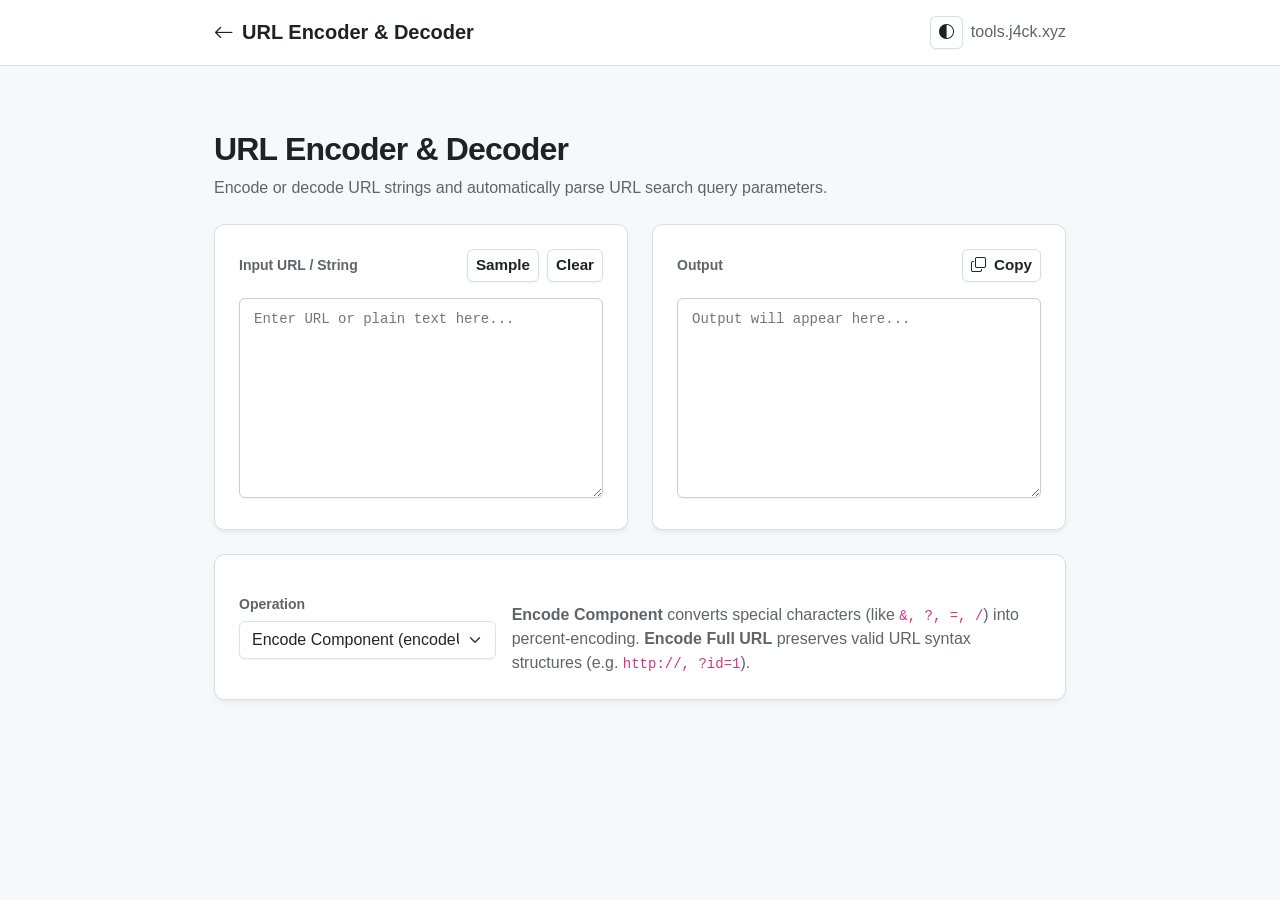
<file: url-encoder.html>
<!DOCTYPE html>
<html lang="en">
<head>
  <meta charset="UTF-8">
  <meta name="viewport" content="width=device-width, initial-scale=1.0">
  <title>URL Encoder & Decoder — Browser Tools</title>
  <meta name="description" content="Encode and decode URLs and components instantly. Easily parse query parameters in a readable table format.">
  
  <!-- Open Graph -->
  <meta property="og:title" content="URL Encoder & Decoder — Browser Tools">
  <meta property="og:description" content="Encode and decode URLs and components instantly. Easily parse query parameters in a readable table format.">
  <meta property="og:image" content="https://tools.j4ck.xyz/og-image.jpg">
  <meta property="og:type" content="website">
  <meta name="twitter:card" content="summary_large_image">
  <meta name="twitter:image" content="https://tools.j4ck.xyz/og-image.jpg">

  <!-- Prevent Theme Flash -->
  <script>
    const savedTheme = localStorage.getItem('theme') || 'auto';
    if (savedTheme === 'dark') {
      document.documentElement.classList.add('theme-dark');
    } else if (savedTheme === 'light') {
      document.documentElement.classList.add('theme-light');
    }
  </script>

  <!-- Bootstrap CSS -->
  <link href="https://cdn.jsdelivr.net/npm/bootstrap@5.3.3/dist/css/bootstrap.min.css" rel="stylesheet" integrity="sha384-QWTKZyjpPEjISv5WaRU9OFeRpok6YctnYmDr5pNlyT2bRjXh0JMhjY6hW+ALEwIH" crossorigin="anonymous">
  <!-- Bootstrap Icons -->
  <link rel="stylesheet" href="https://cdn.jsdelivr.net/npm/bootstrap-icons@1.11.3/font/bootstrap-icons.min.css">
  <!-- Common CSS -->
  <link rel="stylesheet" href="common.css">
  <style>
  * {
    box-sizing: border-box;
  }
  .url-textarea {
    font-family: SFMono-Regular, Menlo, Monaco, Consolas, "Liberation Mono", "Courier New", monospace !important;
    font-size: 14px !important;
    height: 200px;
  }
  .params-table th {
    font-size: 0.85rem;
    text-transform: uppercase;
    letter-spacing: 0.05em;
  }
  .params-table td {
    font-size: 0.9rem;
    font-family: SFMono-Regular, Menlo, Monaco, Consolas, monospace;
    word-break: break-all;
  }
  </style>
</head>
<body>

  <!-- Header -->
  <header class="header-custom">
    <div class="header-inner">
      <a href="index.html" class="header-brand">
        <i class="bi bi-arrow-left"></i> URL Encoder & Decoder
      </a>
      <div class="d-flex gap-2 align-items-center">
        <button id="theme-toggle" class="btn-custom btn-custom-secondary py-1 px-2 fs-7" title="Switch Theme">
          <i id="theme-toggle-icon" class="bi bi-circle-half"></i>
        </button>
        <span class="text-muted-custom fs-7">tools.j4ck.xyz</span>
      </div>
    </div>
  </header>

  <!-- Main Container -->
  <main class="container-custom">
    <div class="mb-4">
      <h2>URL Encoder & Decoder</h2>
      <p class="text-muted-custom">Encode or decode URL strings and automatically parse URL search query parameters.</p>
    </div>

    <div class="row g-4">
      <!-- Input -->
      <div class="col-md-6">
        <div class="card-custom h-100 mb-0">
          <div class="d-flex justify-content-between align-items-center mb-3">
            <label class="mb-0" for="url-input">Input URL / String</label>
            <div class="d-flex gap-2">
              <button id="btn-sample" class="btn-custom btn-custom-secondary py-1 px-2 fs-8">Sample</button>
              <button id="btn-clear" class="btn-custom btn-custom-secondary py-1 px-2 fs-8">Clear</button>
            </div>
          </div>
          <textarea id="url-input" class="url-textarea" placeholder="Enter URL or plain text here..."></textarea>
        </div>
      </div>

      <!-- Output -->
      <div class="col-md-6">
        <div class="card-custom h-100 mb-0">
          <div class="d-flex justify-content-between align-items-center mb-3">
            <label class="mb-0" for="url-output">Output</label>
            <button id="btn-copy" class="btn-custom btn-custom-secondary py-1 px-2 fs-8">
              <i class="bi bi-copy"></i> Copy
            </button>
          </div>
          <textarea id="url-output" class="url-textarea" readonly placeholder="Output will appear here..."></textarea>
        </div>
      </div>
    </div>

    <!-- Options -->
    <div class="card-custom mt-4">
      <div class="row g-3 align-items-center">
        <div class="col-sm-4">
          <label for="mode-select">Operation</label>
          <select id="mode-select" class="form-select">
            <option value="encode-component">Encode Component (encodeURIComponent)</option>
            <option value="encode-uri">Encode Full URL (encodeURI)</option>
            <option value="decode">Decode (decodeURIComponent)</option>
          </select>
        </div>
        <div class="col-sm-8 pt-sm-4">
          <div class="text-muted-custom fs-8">
            <strong>Encode Component</strong> converts special characters (like <code>&, ?, =, /</code>) into percent-encoding.
            <strong>Encode Full URL</strong> preserves valid URL syntax structures (e.g. <code>http://, ?id=1</code>).
          </div>
        </div>
      </div>
    </div>

    <!-- URL Parameter Parser -->
    <div id="parser-card" class="card-custom mt-4 d-none">
      <h5 class="mb-3"><i class="bi bi-list-columns-reverse"></i> Query Parameters Detector</h5>
      <div class="table-responsive">
        <table class="table table-bordered table-striped params-table mb-0">
          <thead>
            <tr>
              <th style="width: 30%;">Key</th>
              <th style="width: 70%;">Value</th>
            </tr>
          </thead>
          <tbody id="params-body">
            <!-- Params will be generated here -->
          </tbody>
        </table>
      </div>
    </div>
  </main>

  <script type="module">
  const urlInput = document.getElementById('url-input');
  const urlOutput = document.getElementById('url-output');
  const modeSelect = document.getElementById('mode-select');
  const btnSample = document.getElementById('btn-sample');
  const btnClear = document.getElementById('btn-clear');
  const btnCopy = document.getElementById('btn-copy');
  
  const parserCard = document.getElementById('parser-card');
  const paramsBody = document.getElementById('params-body');

  function processUrl() {
    const val = urlInput.value;
    if (!val) {
      urlOutput.value = '';
      parserCard.classList.add('d-none');
      return;
    }

    const mode = modeSelect.value;

    if (mode === 'encode-component') {
      urlOutput.value = encodeURIComponent(val);
    } else if (mode === 'encode-uri') {
      urlOutput.value = encodeURI(val);
    } else {
      try {
        urlOutput.value = decodeURIComponent(val.replace(/\+/g, ' '));
      } catch (e) {
        urlOutput.value = `Decoding Error: ${e.message}`;
      }
    }

    detectQueryParams(val);
  }

  function detectQueryParams(inputString) {
    let searchParams = null;
    
    try {
      // Try parsing as full URL
      const url = new URL(inputString);
      searchParams = url.searchParams;
    } catch (_) {
      // Try parsing as standard query string (e.g. key1=val1&key2=val2)
      if (inputString.includes('=') || inputString.startsWith('?')) {
        const queryStr = inputString.startsWith('?') ? inputString.substring(1) : inputString;
        searchParams = new URLSearchParams(queryStr);
      }
    }

    if (searchParams && Array.from(searchParams.keys()).length > 0) {
      paramsBody.innerHTML = '';
      searchParams.forEach((value, key) => {
        const row = document.createElement('tr');
        row.innerHTML = `
          <td class="fw-semibold">${escapeHtml(key)}</td>
          <td>${escapeHtml(value)}</td>
        `;
        paramsBody.appendChild(row);
      });
      parserCard.classList.remove('d-none');
    } else {
      parserCard.classList.add('d-none');
    }
  }

  function escapeHtml(text) {
    return text
      .replace(/&/g, "&amp;")
      .replace(/</g, "&lt;")
      .replace(/>/g, "&gt;")
      .replace(/"/g, "&quot;")
      .replace(/'/g, "&#039;");
  }

  // Event Listeners
  urlInput.addEventListener('input', processUrl);
  modeSelect.addEventListener('change', processUrl);

  btnSample.addEventListener('click', () => {
    if (modeSelect.value.startsWith('encode')) {
      urlInput.value = "https://tools.j4ck.xyz/search?query=hello world & parameters=yes";
    } else {
      urlInput.value = "https%3A%2F%2Ftools.j4ck.xyz%2Fsearch%3Fquery%3Dhello%20world%20%26%20parameters%3Dyes";
    }
    processUrl();
  });

  btnClear.addEventListener('click', () => {
    urlInput.value = '';
    urlOutput.value = '';
    parserCard.classList.add('d-none');
    urlInput.focus();
  });

  btnCopy.addEventListener('click', async () => {
    const val = urlOutput.value;
    if (!val) return;
    try {
      await navigator.clipboard.writeText(val);
      const originalText = btnCopy.innerHTML;
      btnCopy.innerHTML = '<i class="bi bi-check"></i> Copied!';
      setTimeout(() => {
        btnCopy.innerHTML = originalText;
      }, 2000);
    } catch (err) {
      alert('Failed to copy text: ' + err);
    }
  });

  // Theme Toggle Script
  const themeToggleBtn = document.getElementById('theme-toggle');
  const themeToggleIcon = document.getElementById('theme-toggle-icon');

  function updateThemeUI(theme) {
    if (!themeToggleIcon) return;
    themeToggleIcon.className = 'bi';
    if (theme === 'dark') {
      themeToggleIcon.classList.add('bi-moon-fill');
      themeToggleBtn.title = 'Theme: Dark';
    } else if (theme === 'light') {
      themeToggleIcon.classList.add('bi-sun-fill');
      themeToggleBtn.title = 'Theme: Light';
    } else {
      themeToggleIcon.classList.add('bi-circle-half');
      themeToggleBtn.title = 'Theme: Auto (System)';
    }
  }

  function toggleTheme() {
    const currentTheme = localStorage.getItem('theme') || 'auto';
    let nextTheme = 'auto';
    if (currentTheme === 'auto') nextTheme = 'light';
    else if (currentTheme === 'light') nextTheme = 'dark';
    
    localStorage.setItem('theme', nextTheme);
    document.documentElement.classList.remove('theme-light', 'theme-dark');
    
    if (nextTheme === 'dark') {
      document.documentElement.classList.add('theme-dark');
    } else if (nextTheme === 'light') {
      document.documentElement.classList.add('theme-light');
    }
    
    updateThemeUI(nextTheme);
  }

  if (themeToggleBtn) {
    themeToggleBtn.addEventListener('click', toggleTheme);
    updateThemeUI(localStorage.getItem('theme') || 'auto');
  }
  </script>
</body>
</html>
</file>
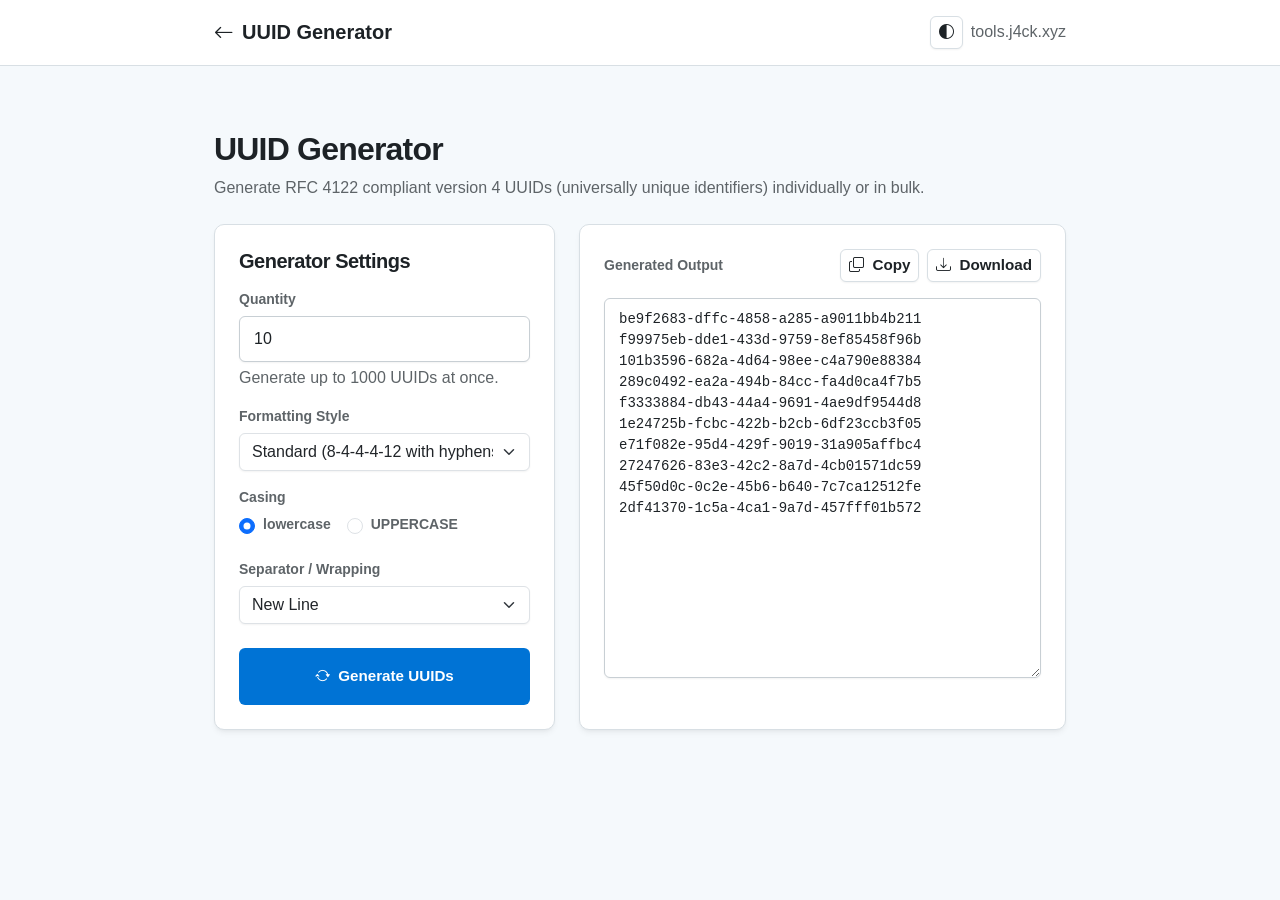
<file: uuid-generator.html>
<!DOCTYPE html>
<html lang="en">
<head>
  <meta charset="UTF-8">
  <meta name="viewport" content="width=device-width, initial-scale=1.0">
  <title>UUID Generator — Browser Tools</title>
  <meta name="description" content="Generate single or batch UUID v4 identifiers. Customize casing, formatting, delimiters, and export options.">
  
  <!-- Open Graph -->
  <meta property="og:title" content="UUID Generator — Browser Tools">
  <meta property="og:description" content="Generate single or batch UUID v4 identifiers. Customize casing, formatting, delimiters, and export options.">
  <meta property="og:image" content="https://tools.j4ck.xyz/og-image.jpg">
  <meta property="og:type" content="website">
  <meta name="twitter:card" content="summary_large_image">
  <meta name="twitter:image" content="https://tools.j4ck.xyz/og-image.jpg">

  <!-- Prevent Theme Flash -->
  <script>
    const savedTheme = localStorage.getItem('theme') || 'auto';
    if (savedTheme === 'dark') {
      document.documentElement.classList.add('theme-dark');
    } else if (savedTheme === 'light') {
      document.documentElement.classList.add('theme-light');
    }
  </script>

  <!-- Bootstrap CSS -->
  <link href="https://cdn.jsdelivr.net/npm/bootstrap@5.3.3/dist/css/bootstrap.min.css" rel="stylesheet" integrity="sha384-QWTKZyjpPEjISv5WaRU9OFeRpok6YctnYmDr5pNlyT2bRjXh0JMhjY6hW+ALEwIH" crossorigin="anonymous">
  <!-- Bootstrap Icons -->
  <link rel="stylesheet" href="https://cdn.jsdelivr.net/npm/bootstrap-icons@1.11.3/font/bootstrap-icons.min.css">
  <!-- Common CSS -->
  <link rel="stylesheet" href="common.css">
  <style>
  * {
    box-sizing: border-box;
  }
  .uuid-textarea {
    font-family: SFMono-Regular, Menlo, Monaco, Consolas, "Liberation Mono", "Courier New", monospace !important;
    font-size: 14px !important;
    height: 380px;
  }
  </style>
</head>
<body>

  <!-- Header -->
  <header class="header-custom">
    <div class="header-inner">
      <a href="index.html" class="header-brand">
        <i class="bi bi-arrow-left"></i> UUID Generator
      </a>
      <div class="d-flex gap-2 align-items-center">
        <button id="theme-toggle" class="btn-custom btn-custom-secondary py-1 px-2 fs-7" title="Switch Theme">
          <i id="theme-toggle-icon" class="bi bi-circle-half"></i>
        </button>
        <span class="text-muted-custom fs-7">tools.j4ck.xyz</span>
      </div>
    </div>
  </header>

  <!-- Main Container -->
  <main class="container-custom">
    <div class="mb-4">
      <h2>UUID Generator</h2>
      <p class="text-muted-custom">Generate RFC 4122 compliant version 4 UUIDs (universally unique identifiers) individually or in bulk.</p>
    </div>

    <div class="row g-4">
      <!-- Options Sidebar -->
      <div class="col-lg-5">
        <div class="card-custom h-100 mb-0">
          <h5 class="mb-3">Generator Settings</h5>
          
          <div class="mb-3">
            <label for="uuid-count">Quantity</label>
            <input type="number" id="uuid-count" min="1" max="1000" value="10" class="form-control">
            <span class="fs-8 text-muted-custom mt-1 d-block">Generate up to 1000 UUIDs at once.</span>
          </div>

          <div class="mb-3">
            <label for="uuid-format">Formatting Style</label>
            <select id="uuid-format" class="form-select">
              <option value="standard">Standard (8-4-4-4-12 with hyphens)</option>
              <option value="no-dashes">Compact (32 characters, no hyphens)</option>
              <option value="braces">Curly Braces {xxxxxxxx-xxxx-...}</option>
              <option value="urn">URN (urn:uuid:xxxxxxxx-xxxx-...)</option>
            </select>
          </div>

          <div class="mb-3">
            <label>Casing</label>
            <div class="d-flex gap-3">
              <div class="form-check">
                <input class="form-check-input" type="radio" name="uuid-casing" id="casing-lower" value="lower" checked>
                <label class="form-check-label" for="casing-lower">lowercase</label>
              </div>
              <div class="form-check">
                <input class="form-check-input" type="radio" name="uuid-casing" id="casing-upper" value="upper">
                <label class="form-check-label" for="casing-upper">UPPERCASE</label>
              </div>
            </div>
          </div>

          <div class="mb-4">
            <label for="uuid-separator">Separator / Wrapping</label>
            <select id="uuid-separator" class="form-select">
              <option value="newline">New Line</option>
              <option value="comma">Comma separated</option>
              <option value="quotes-double">Double quotes & comma (Array)</option>
              <option value="quotes-single">Single quotes & comma</option>
            </select>
          </div>

          <button id="btn-generate" class="btn-custom btn-custom-primary w-100 py-3">
            <i class="bi bi-arrow-repeat"></i> Generate UUIDs
          </button>
        </div>
      </div>

      <!-- Output Pane -->
      <div class="col-lg-7">
        <div class="card-custom h-100 mb-0">
          <div class="d-flex justify-content-between align-items-center mb-3">
            <label class="mb-0" for="uuid-output">Generated Output</label>
            <div class="d-flex gap-2">
              <button id="btn-copy" class="btn-custom btn-custom-secondary py-1 px-2 fs-8">
                <i class="bi bi-copy"></i> Copy
              </button>
              <button id="btn-download" class="btn-custom btn-custom-secondary py-1 px-2 fs-8">
                <i class="bi bi-download"></i> Download
              </button>
            </div>
          </div>
          <textarea id="uuid-output" class="uuid-textarea" readonly></textarea>
        </div>
      </div>
    </div>
  </main>

  <script type="module">
  const uuidCount = document.getElementById('uuid-count');
  const uuidFormat = document.getElementById('uuid-format');
  const uuidSeparator = document.getElementById('uuid-separator');
  const btnGenerate = document.getElementById('btn-generate');
  const uuidOutput = document.getElementById('uuid-output');
  const btnCopy = document.getElementById('btn-copy');
  const btnDownload = document.getElementById('btn-download');

  // RFC4122 v4 UUID generator logic using crypto.getRandomValues
  function generateV4() {
    const rawBytes = new Uint8Array(16);
    window.crypto.getRandomValues(rawBytes);

    // Set version to 4 (0100)
    rawBytes[6] = (rawBytes[6] & 0x0f) | 0x40;
    // Set variant to RFC4122 (10xx)
    rawBytes[8] = (rawBytes[8] & 0x3f) | 0x80;

    const hex = Array.from(rawBytes).map(b => b.toString(16).padStart(2, '0')).join('');
    
    // xxxxxxxx-xxxx-4xxx-yxxx-xxxxxxxxxxxx
    return [
      hex.substring(0, 8),
      hex.substring(8, 12),
      hex.substring(12, 16),
      hex.substring(16, 20),
      hex.substring(20, 32)
    ].join('-');
  }

  function formatUuid(uuid, style, isUpper) {
    let formatted = uuid;
    if (style === 'no-dashes') {
      formatted = uuid.replace(/-/g, '');
    } else if (style === 'braces') {
      formatted = `{${uuid}}`;
    } else if (style === 'urn') {
      formatted = `urn:uuid:${uuid}`;
    }

    return isUpper ? formatted.toUpperCase() : formatted.toLowerCase();
  }

  function assembleList(uuids, sep) {
    if (sep === 'comma') {
      return uuids.join(', ');
    } else if (sep === 'quotes-double') {
      return uuids.map(u => `"${u}"`).join(',\n');
    } else if (sep === 'quotes-single') {
      return uuids.map(u => `'${u}'`).join(',\n');
    }
    return uuids.join('\n');
  }

  function runGenerator() {
    let count = parseInt(uuidCount.value, 10);
    if (isNaN(count) || count < 1) {
      count = 1;
      uuidCount.value = 1;
    } else if (count > 1000) {
      count = 1000;
      uuidCount.value = 1000;
    }

    const style = uuidFormat.value;
    const isUpper = document.querySelector('input[name="uuid-casing"]:checked').value === 'upper';
    const sep = uuidSeparator.value;

    const uuids = [];
    for (let i = 0; i < count; i++) {
      uuids.push(formatUuid(generateV4(), style, isUpper));
    }

    uuidOutput.value = assembleList(uuids, sep);
  }

  // Event Listeners
  btnGenerate.addEventListener('click', runGenerator);

  btnCopy.addEventListener('click', async () => {
    const val = uuidOutput.value;
    if (!val) return;
    try {
      await navigator.clipboard.writeText(val);
      const originalText = btnCopy.innerHTML;
      btnCopy.innerHTML = '<i class="bi bi-check"></i> Copied!';
      setTimeout(() => {
        btnCopy.innerHTML = originalText;
      }, 2000);
    } catch (err) {
      alert('Failed to copy text: ' + err);
    }
  });

  btnDownload.addEventListener('click', () => {
    const val = uuidOutput.value;
    if (!val) return;
    const blob = new Blob([val], { type: 'text/plain' });
    const url = URL.createObjectURL(blob);
    const a = document.createElement('a');
    a.href = url;
    a.download = 'uuids.txt';
    document.body.appendChild(a);
    a.click();
    document.body.removeChild(a);
    URL.revokeObjectURL(url);
  });

  // Generate on load
  runGenerator();

  // Theme Toggle Script
  const themeToggleBtn = document.getElementById('theme-toggle');
  const themeToggleIcon = document.getElementById('theme-toggle-icon');

  function updateThemeUI(theme) {
    if (!themeToggleIcon) return;
    themeToggleIcon.className = 'bi';
    if (theme === 'dark') {
      themeToggleIcon.classList.add('bi-moon-fill');
      themeToggleBtn.title = 'Theme: Dark';
    } else if (theme === 'light') {
      themeToggleIcon.classList.add('bi-sun-fill');
      themeToggleBtn.title = 'Theme: Light';
    } else {
      themeToggleIcon.classList.add('bi-circle-half');
      themeToggleBtn.title = 'Theme: Auto (System)';
    }
  }

  function toggleTheme() {
    const currentTheme = localStorage.getItem('theme') || 'auto';
    let nextTheme = 'auto';
    if (currentTheme === 'auto') nextTheme = 'light';
    else if (currentTheme === 'light') nextTheme = 'dark';
    
    localStorage.setItem('theme', nextTheme);
    document.documentElement.classList.remove('theme-light', 'theme-dark');
    
    if (nextTheme === 'dark') {
      document.documentElement.classList.add('theme-dark');
    } else if (nextTheme === 'light') {
      document.documentElement.classList.add('theme-light');
    }
    
    updateThemeUI(nextTheme);
  }

  if (themeToggleBtn) {
    themeToggleBtn.addEventListener('click', toggleTheme);
    updateThemeUI(localStorage.getItem('theme') || 'auto');
  }
  </script>
</body>
</html>
</file>
<file: common.css>
/* 
   common.css - Shared Design System for tools.j4ck.xyz
   Provides typography, interactive element styles, and auto dark/light modes.
*/

:root,
:root.theme-light {
  /* Light Theme Variables */
  --bg-page: oklch(0.98 0.005 240);
  --bg-surface: oklch(1.0 0 0);
  --text-primary: oklch(0.25 0.01 240);
  --text-secondary: oklch(0.5 0.01 240);
  --accent: oklch(0.55 0.18 250);
  --accent-hover: oklch(0.48 0.18 250);
  --accent-bg-subtle: oklch(0.95 0.015 250);
  --border-color: oklch(0.9 0.01 240);
  --input-bg: oklch(1.0 0 0);
  --input-border: oklch(0.85 0.01 240);
  --input-focus: oklch(0.55 0.18 250 / 0.15);
  --shadow-sm: 0 1px 2px 0 rgb(0 0 0 / 0.05);
  --shadow-md: 0 4px 6px -1px rgb(0 0 0 / 0.05), 0 2px 4px -2px rgb(0 0 0 / 0.05);
  --radius-sm: 6px;
  --radius-md: 10px;
}

@media (prefers-color-scheme: dark) {
  :root:not(.theme-light) {
    /* Dark Theme Variables */
    --bg-page: oklch(0.14 0.01 240);
    --bg-surface: oklch(0.18 0.01 240);
    --text-primary: oklch(0.92 0.005 240);
    --text-secondary: oklch(0.7 0.01 240);
    --accent: oklch(0.65 0.16 250);
    --accent-hover: oklch(0.72 0.14 250);
    --accent-bg-subtle: oklch(0.22 0.02 250);
    --border-color: oklch(0.24 0.01 240);
    --input-bg: oklch(0.16 0.01 240);
    --input-border: oklch(0.26 0.01 240);
    --input-focus: oklch(0.65 0.16 250 / 0.25);
    --shadow-sm: 0 1px 2px 0 rgb(0 0 0 / 0.3);
    --shadow-md: 0 4px 6px -1px rgb(0 0 0 / 0.3), 0 2px 4px -2px rgb(0 0 0 / 0.3);
  }
}

:root.theme-dark {
  /* Forced Dark Theme Variables */
  --bg-page: oklch(0.14 0.01 240);
  --bg-surface: oklch(0.18 0.01 240);
  --text-primary: oklch(0.92 0.005 240);
  --text-secondary: oklch(0.7 0.01 240);
  --accent: oklch(0.65 0.16 250);
  --accent-hover: oklch(0.72 0.14 250);
  --accent-bg-subtle: oklch(0.22 0.02 250);
  --border-color: oklch(0.24 0.01 240);
  --input-bg: oklch(0.16 0.01 240);
  --input-border: oklch(0.26 0.01 240);
  --input-focus: oklch(0.65 0.16 250 / 0.25);
  --shadow-sm: 0 1px 2px 0 rgb(0 0 0 / 0.3);
  --shadow-md: 0 4px 6px -1px rgb(0 0 0 / 0.3), 0 2px 4px -2px rgb(0 0 0 / 0.3);
}

/* Base Reset */
* {
  box-sizing: border-box;
}

body {
  margin: 0;
  padding: 0;
  font-family: -apple-system, BlinkMacSystemFont, "Segoe UI", "Helvetica Neue", Helvetica, Arial, sans-serif;
  background-color: var(--bg-page);
  color: var(--text-primary);
  line-height: 1.5;
  -webkit-font-smoothing: antialiased;
  -moz-osx-font-smoothing: grayscale;
  transition: background-color 0.2s ease, color 0.2s ease;
}

/* Container & Layout */
.container-custom {
  max-width: 900px;
  margin: 0 auto;
  padding: 2rem 1.5rem;
}

/* Typography */
h1, h2, h3, h4, h5, h6 {
  font-weight: 700;
  color: var(--text-primary);
  margin-top: 0;
  letter-spacing: -0.025em;
}

a {
  color: var(--accent);
  text-decoration: none;
  transition: color 0.15s ease;
}

a:hover {
  color: var(--accent-hover);
  text-decoration: underline;
}

/* Interactive Elements (Inputs, Buttons, Textareas) */
input[type="text"],
input[type="search"],
input[type="number"],
input[type="email"],
input[type="password"],
input[type="url"],
select,
textarea {
  font-family: -apple-system, BlinkMacSystemFont, "Segoe UI", "Helvetica Neue", Helvetica, Arial, sans-serif;
  font-size: 16px; /* Exactly 16px to prevent iOS zoom issues */
  width: 100%;
  padding: 0.625rem 0.875rem;
  background-color: var(--input-bg);
  color: var(--text-primary);
  border: 1px solid var(--input-border);
  border-radius: var(--radius-sm);
  box-shadow: var(--shadow-sm);
  transition: border-color 0.15s ease, box-shadow 0.15s ease;
}

input:focus,
select:focus,
textarea:focus {
  outline: none;
  border-color: var(--accent);
  box-shadow: 0 0 0 3px var(--input-focus);
}

textarea {
  resize: vertical;
  min-height: 100px;
}

/* Label Styling */
label {
  display: block;
  font-size: 0.875rem;
  font-weight: 600;
  margin-bottom: 0.375rem;
  color: var(--text-secondary);
}

/* Buttons */
.btn-custom {
  display: inline-flex;
  align-items: center;
  justify-content: center;
  font-family: -apple-system, BlinkMacSystemFont, "Segoe UI", "Helvetica Neue", Helvetica, Arial, sans-serif;
  font-size: 0.95rem;
  font-weight: 600;
  padding: 0.625rem 1.25rem;
  border-radius: var(--radius-sm);
  border: 1px solid transparent;
  cursor: pointer;
  transition: background-color 0.15s ease, border-color 0.15s ease, transform 0.1s ease;
  user-select: none;
  gap: 0.5rem;
}

.btn-custom-primary {
  background-color: var(--accent);
  color: #ffffff;
}

.btn-custom-primary:hover {
  background-color: var(--accent-hover);
  text-decoration: none;
}

.btn-custom-primary:active {
  transform: scale(0.98);
}

.btn-custom-secondary {
  background-color: var(--bg-surface);
  color: var(--text-primary);
  border-color: var(--border-color);
  box-shadow: var(--shadow-sm);
}

.btn-custom-secondary:hover {
  background-color: var(--bg-page);
  border-color: var(--text-secondary);
  text-decoration: none;
}

.btn-custom-secondary:active {
  transform: scale(0.98);
}

/* Cards & Containers */
.card-custom {
  background-color: var(--bg-surface);
  border: 1px solid var(--border-color);
  border-radius: var(--radius-md);
  padding: 1.5rem;
  box-shadow: var(--shadow-md);
  margin-bottom: 1.5rem;
}

/* Utility classes */
.text-muted-custom {
  color: var(--text-secondary);
}

/* Navigation / Header styling */
.header-custom {
  border-bottom: 1px solid var(--border-color);
  background-color: var(--bg-surface);
  padding: 1rem 0;
  margin-bottom: 2rem;
}

.header-inner {
  display: flex;
  justify-content: space-between;
  align-items: center;
  max-width: 900px;
  margin: 0 auto;
  padding: 0 1.5rem;
}

.header-brand {
  font-weight: 700;
  font-size: 1.25rem;
  color: var(--text-primary);
  display: flex;
  align-items: center;
  gap: 0.5rem;
}

.header-brand:hover {
  text-decoration: none;
}

/* Search bar styling */
.search-wrapper {
  position: relative;
  margin-bottom: 2rem;
}

.search-icon {
  position: absolute;
  left: 1rem;
  top: 50%;
  transform: translateY(-50%);
  color: var(--text-secondary);
  pointer-events: none;
}

.search-input-custom {
  padding-left: 2.75rem !important;
  font-size: 1.05rem !important;
  border-radius: var(--radius-md) !important;
}

/* Responsive Overrides (if Bootstrap is loaded) */
.btn:focus, .form-control:focus, .form-select:focus, .form-check-input:focus {
  box-shadow: 0 0 0 3px var(--input-focus) !important;
  border-color: var(--accent) !important;
}

/* Custom styles to bridge Bootstrap 5 dark mode */
[data-bs-theme="dark"] {
  --bs-body-bg: var(--bg-page);
  --bs-body-color: var(--text-primary);
  --bs-tertiary-bg: var(--bg-surface);
  --bs-border-color: var(--border-color);
}
</file>
